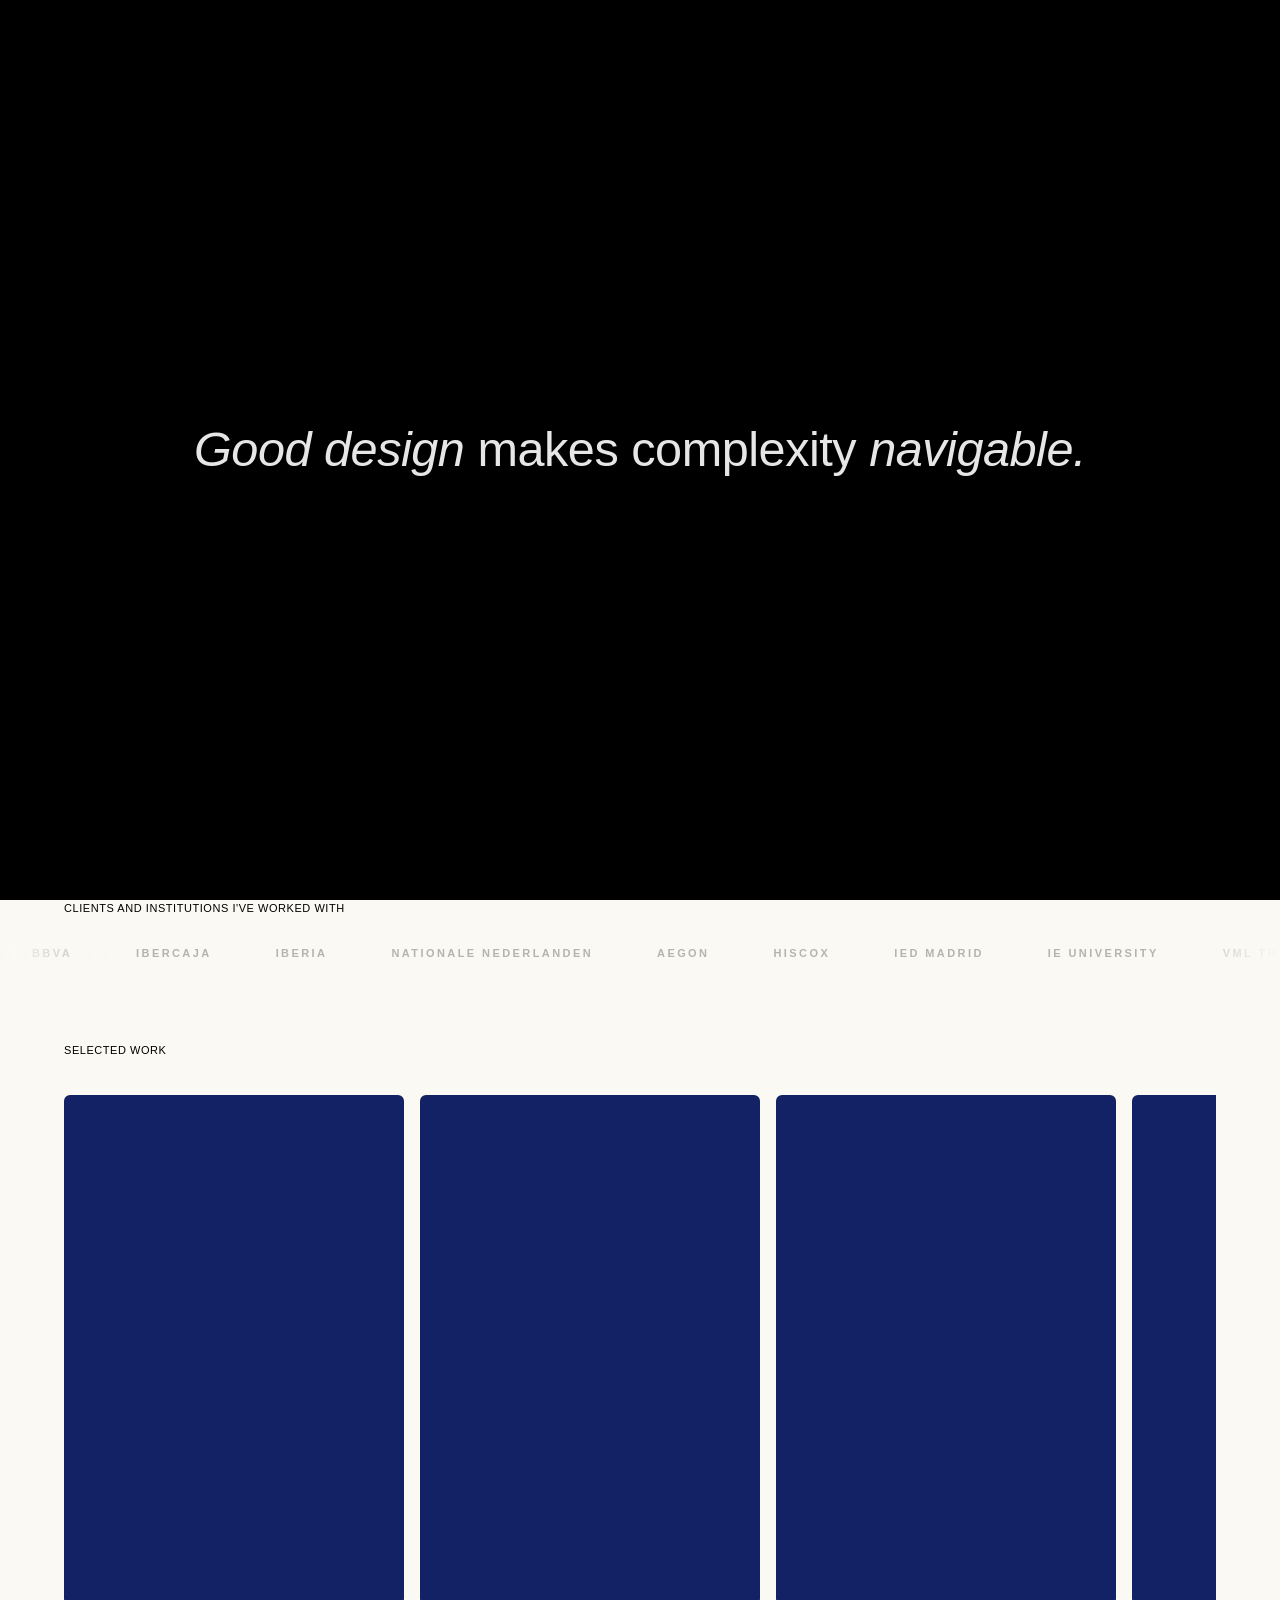
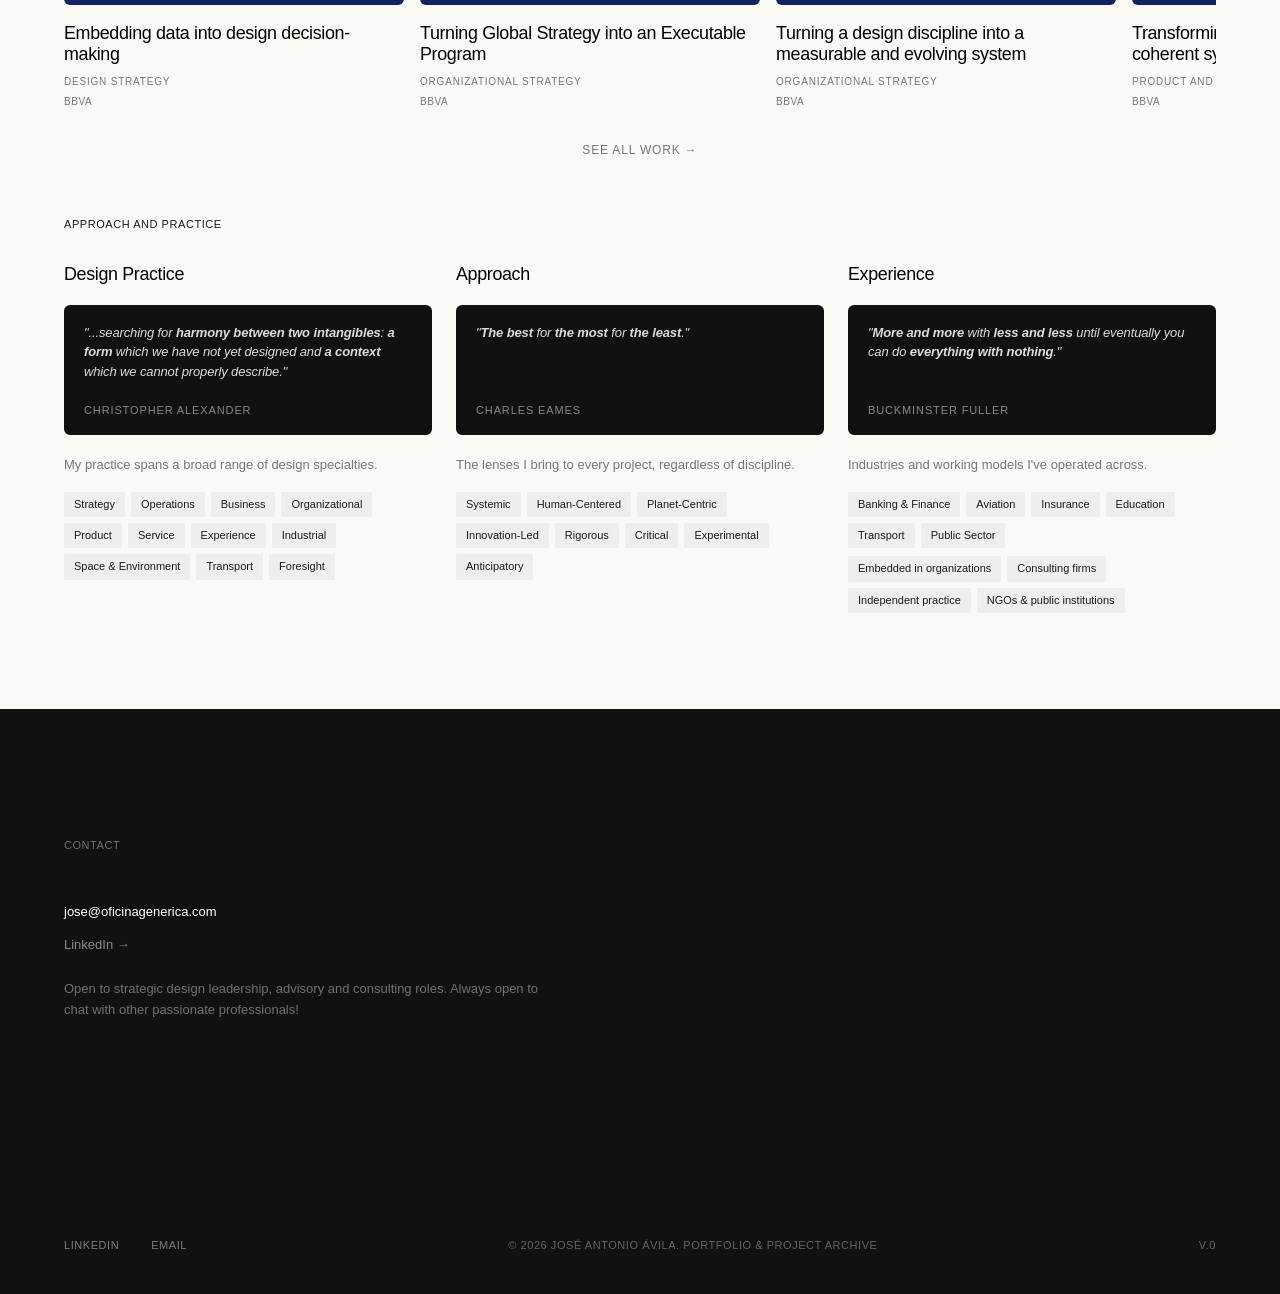
<file: index.html>
<!DOCTYPE html>
<html lang="en">
<head>
  <meta charset="UTF-8">
  <meta name="viewport" content="width=device-width, initial-scale=1.0">
  <title>José Antonio Ávila — Strategic Designer</title>
  <link rel="stylesheet" href="style.css">
  <link href="https://calendar.google.com/calendar/scheduling-button-script.css" rel="stylesheet">
</head>
<body>

  <!-- INTRO SPLASH -->
  <div id="intro-splash">
    <p id="splash-text">Good design makes complexity navigable.</p>
  </div>

  <!-- NAV -->
  <nav id="nav">
    <div class="nav-inner">
      <a href="index.html" class="nav-logo-pill">
        <img src="logo.png" alt="José Antonio Ávila" class="nav-logo-img">
      </a>
      <div class="nav-links">
        <a href="work.html" class="nav-pill" data-page="work">Work</a>
        
        <a href="about.html" class="nav-pill" data-page="about">About</a>
      </div>
    </div>
  </nav>

  <!-- HERO -->
  <section class="hero">
    <div class="hero-inner">
      <div class="hero-left">
        <h1 id="hero-h1">Strategy breaks down between <em>vision</em> and <em>execution.</em><span class="hero-sentence-2">The space in between is where I work.</span></h1>
      </div>
      <div class="hero-right">
        <p class="hero-desc">Hi, I'm Jose!<br>Strategic designer focused on translating <strong>intent into operation</strong> through <em>organizational design</em>, <em>capability building</em>, and <em>innovation</em>. Fifteen years of experience working alongside cross-industry leading companies, consultancies and public institutions. Based in Madrid.</p>
      </div>
    </div>
  </section>

  <!-- CLIENTS -->
  <section class="clients-section">
    <div class="clients-label-wrap">
      <p class="section-bar-label">Clients and Institutions I've Worked With</p>
    </div>
    <div class="clients-ticker-wrap">
      <div class="clients-ticker" aria-hidden="true">
        <div class="clients-ticker-inner">
          <span class="client-logo">BBVA</span>
          <span class="client-logo">Ibercaja</span>
          <span class="client-logo">Iberia</span>
          <span class="client-logo">Nationale Nederlanden</span>
          <span class="client-logo">Aegon</span>
          <span class="client-logo">Hiscox</span>
          <span class="client-logo">IED Madrid</span>
          <span class="client-logo">IE University</span>
          <span class="client-logo">VML The Cocktail</span>
          <span class="client-logo">AWWG</span>
          <span class="client-logo">Interamerican Development Bank</span>
          <span class="client-logo">AECID</span>
          <span class="client-logo">PromPerú</span>
          <span class="client-logo">Ministerio de Producción</span>
          <span class="client-logo">Ministerio de Comercio Exterior y Turismo</span>
          <span class="client-logo">Patronato Pikimachay</span>
          <span class="client-logo">Santander</span>
          <span class="client-logo">Ballotta</span>
        </div>
        <!-- Duplicate for seamless loop -->
        <div class="clients-ticker-inner" aria-hidden="true">
          <span class="client-logo">BBVA</span>
          <span class="client-logo">Ibercaja</span>
          <span class="client-logo">Iberia</span>
          <span class="client-logo">Nationale Nederlanden</span>
          <span class="client-logo">Aegon</span>
          <span class="client-logo">Hiscox</span>
          <span class="client-logo">IED Madrid</span>
          <span class="client-logo">IE University</span>
          <span class="client-logo">VML The Cocktail</span>
          <span class="client-logo">AWWG</span>
          <span class="client-logo">Interamerican Development Bank</span>
          <span class="client-logo">AECID</span>
          <span class="client-logo">PromPerú</span>
          <span class="client-logo">Ministerio de Producción</span>
          <span class="client-logo">Ministerio de Comercio Exterior y Turismo</span>
          <span class="client-logo">Patronato Pikimachay</span>
          <span class="client-logo">Santander</span>
          <span class="client-logo">Ballotta</span>
        </div>
      </div>
    </div>
  </section>

  <!-- SELECTED WORK — CAROUSEL -->
  <section class="work-section" id="work">
    <div class="work-inner">
      <div class="section-bar">
        <span class="section-bar-label">Selected Work</span>
      </div>
      <div class="carousel-wrap">
        <div class="carousel-track" id="project-grid"></div>
      </div>
      <div class="carousel-footer">
        <a href="work.html" class="see-all-btn">See all work →</a>
      </div>
    </div>
  </section>

  <!-- APPROACH AND PRACTICE -->
  <section class="approach-section">
    <div class="approach-inner">
      <p class="approach-section-label">Approach and Practice</p>
      <div class="approach-grid">

        <!-- Col 1: Design Practice -->
        <div class="approach-col">
          <p class="approach-col-label">Design Practice</p>
          <div class="approach-quote approach-quote--1">
            <blockquote class="approach-quote-text">"...searching for <strong>harmony between two intangibles</strong>: <strong>a form</strong> which we have not yet designed and <strong>a context</strong> which we cannot properly describe."</blockquote>
            <p class="approach-quote-attr">Christopher Alexander</p>
          </div>
          <p class="approach-col-intro">My practice spans a broad range of design specialties.</p>

          <div class="approach-items">
            <span>Strategy</span>
            <span>Operations</span>
            <span>Business</span>
            <span>Organizational</span>
            <span>Product</span>
            <span>Service</span>
            <span>Experience</span>
            <span>Industrial</span>
            <span>Space &amp; Environment</span>
            <span>Transport</span>
            <span>Foresight</span>
          </div>
        </div>

        <!-- Col 2: Approach -->
        <div class="approach-col">
          <p class="approach-col-label">Approach</p>
          <div class="approach-quote approach-quote--3">
            <blockquote class="approach-quote-text">"<strong>The best</strong> for <strong>the most</strong> for <strong>the least</strong>."</blockquote>
            <p class="approach-quote-attr">Charles Eames</p>
          </div>
          <p class="approach-col-intro">The lenses I bring to every project, regardless of discipline.</p>
          <div class="approach-items">
            <span>Systemic</span>
            <span>Human-Centered</span>
            <span>Planet-Centric</span>
            <span>Innovation-Led</span>
            <span>Rigorous</span>
            <span>Critical</span>
            <span>Experimental</span>
            <span>Anticipatory</span>
          </div>
        </div>

        <!-- Col 3: Experience -->
        <div class="approach-col">
          <p class="approach-col-label">Experience</p>
          <div class="approach-quote approach-quote--2">
            <blockquote class="approach-quote-text">"<strong>More and more</strong> with <strong>less and less</strong> until eventually you can do <strong>everything with nothing</strong>."</blockquote>
            <p class="approach-quote-attr">Buckminster Fuller</p>
          </div>
          <p class="approach-col-intro">Industries and working models I've operated across.</p>
          <div class="approach-items">
            <span>Banking &amp; Finance</span>
            <span>Aviation</span>
            <span>Insurance</span>
            <span>Education</span>
            <span>Transport</span>
            <span>Public Sector</span>
          </div>
          <div class="approach-items approach-items--models">
            <span>Embedded in organizations</span>
            <span>Consulting firms</span>
            <span>Independent practice</span>
            <span>NGOs &amp; public institutions</span>
          </div>
        </div>

      </div>
    </div>
  </section>

  <!-- CONTACT -->
  <section class="contact-section">
    <div class="contact-inner">
      <p class="contact-label">Contact</p>
      <div class="contact-details">
        <a href="mailto:jose@oficinagenerica.com" class="contact-email">jose@oficinagenerica.com</a>
        <a href="https://linkedin.com/in/joseantonioavila" target="_blank" rel="noopener" class="contact-detail-line">LinkedIn →</a>
      </div>
      <p class="contact-note">Open to strategic design leadership, advisory and consulting roles. Always open to chat with other passionate professionals!</p>
      <script src="https://calendar.google.com/calendar/scheduling-button-script.js" async></script>
      <script>
      (function() {
        var target = document.currentScript;
        window.addEventListener('load', function() {
          calendar.schedulingButton.load({
            url: 'https://calendar.google.com/calendar/appointments/schedules/AcZssZ0ia1tqQzJp_ADRHSP2TtCs-hYGkJXSYj1z-zkJWeupYROejasQ7MOS0R96mjjyoTdfIuTrzECB?gv=true',
            color: '#616161',
            label: 'Book an appointment',
            target,
          });
        });
      })();
      </script>
    </div>
  </section>

  <!-- FOOTER -->
  <footer class="site-footer">
    <div class="footer-inner">
      <div class="footer-links">
        <a href="https://linkedin.com/in/joseantonioavila" target="_blank" rel="noopener">LinkedIn</a>
        <a href="mailto:jose@oficinagenerica.com">Email</a>
      </div>
      <span class="footer-center">© 2026 José Antonio Ávila. Portfolio &amp; Project Archive</span>
      <span class="footer-right">v.0</span>
    </div>
  </footer>

  <script src="app.js"></script>
  <script>
    // ── Splash: split into words, stagger them in ─────────────────────────
    (function () {
      const p = document.getElementById('splash-text');
      if (!p) return;
      const words = [
        { t: 'Good',        em: true  },
        { t: 'design',      em: true  },
        { t: 'makes',       em: false },
        { t: 'complexity',  em: false },
        { t: 'navigable.',  em: true  },
      ];
      p.innerHTML = words.map((w, i) =>
        `<span class="splash-word" style="animation-delay:${i * 0.24}s">${w.em ? `<em>${w.t}</em>` : w.t}</span>`
      ).join(' ');
      p.style.visibility = 'visible';

      // Fade + blur out after 4 s
      setTimeout(() => {
        const splash = document.getElementById('intro-splash');
        if (splash) {
          splash.classList.add('fade-out');
          setTimeout(() => splash.remove(), 1000);
        }
      }, 4000);
    }());

    // ── Hero: words appear softly — preserves <em>, <strong>, <br> ────────
    (function () {
      const h1 = document.getElementById('hero-h1');
      if (!h1) return;
      let idx = 0;

      function wrapNode(node) {
        if (node.nodeType === Node.TEXT_NODE) {
          const frag = document.createDocumentFragment();
          const parts = node.textContent.split(/(\s+)/);
          parts.forEach(part => {
            if (/^\s+$/.test(part)) {
              frag.appendChild(document.createTextNode(part));
            } else if (part.length) {
              const span = document.createElement('span');
              span.className = 'hero-word';
              span.style.animationDelay = (3.6 + idx * 0.06) + 's';
              span.textContent = part;
              idx++;
              frag.appendChild(span);
            }
          });
          node.parentNode.replaceChild(frag, node);
        } else if (node.nodeType === Node.ELEMENT_NODE
                   && node.tagName !== 'BR'
                   && !node.classList.contains('hero-sentence-2')) {
          [...node.childNodes].forEach(wrapNode);
        }
      }

      [...h1.childNodes].forEach(wrapNode);
    }());
  </script>
</body>
</html>
</file>
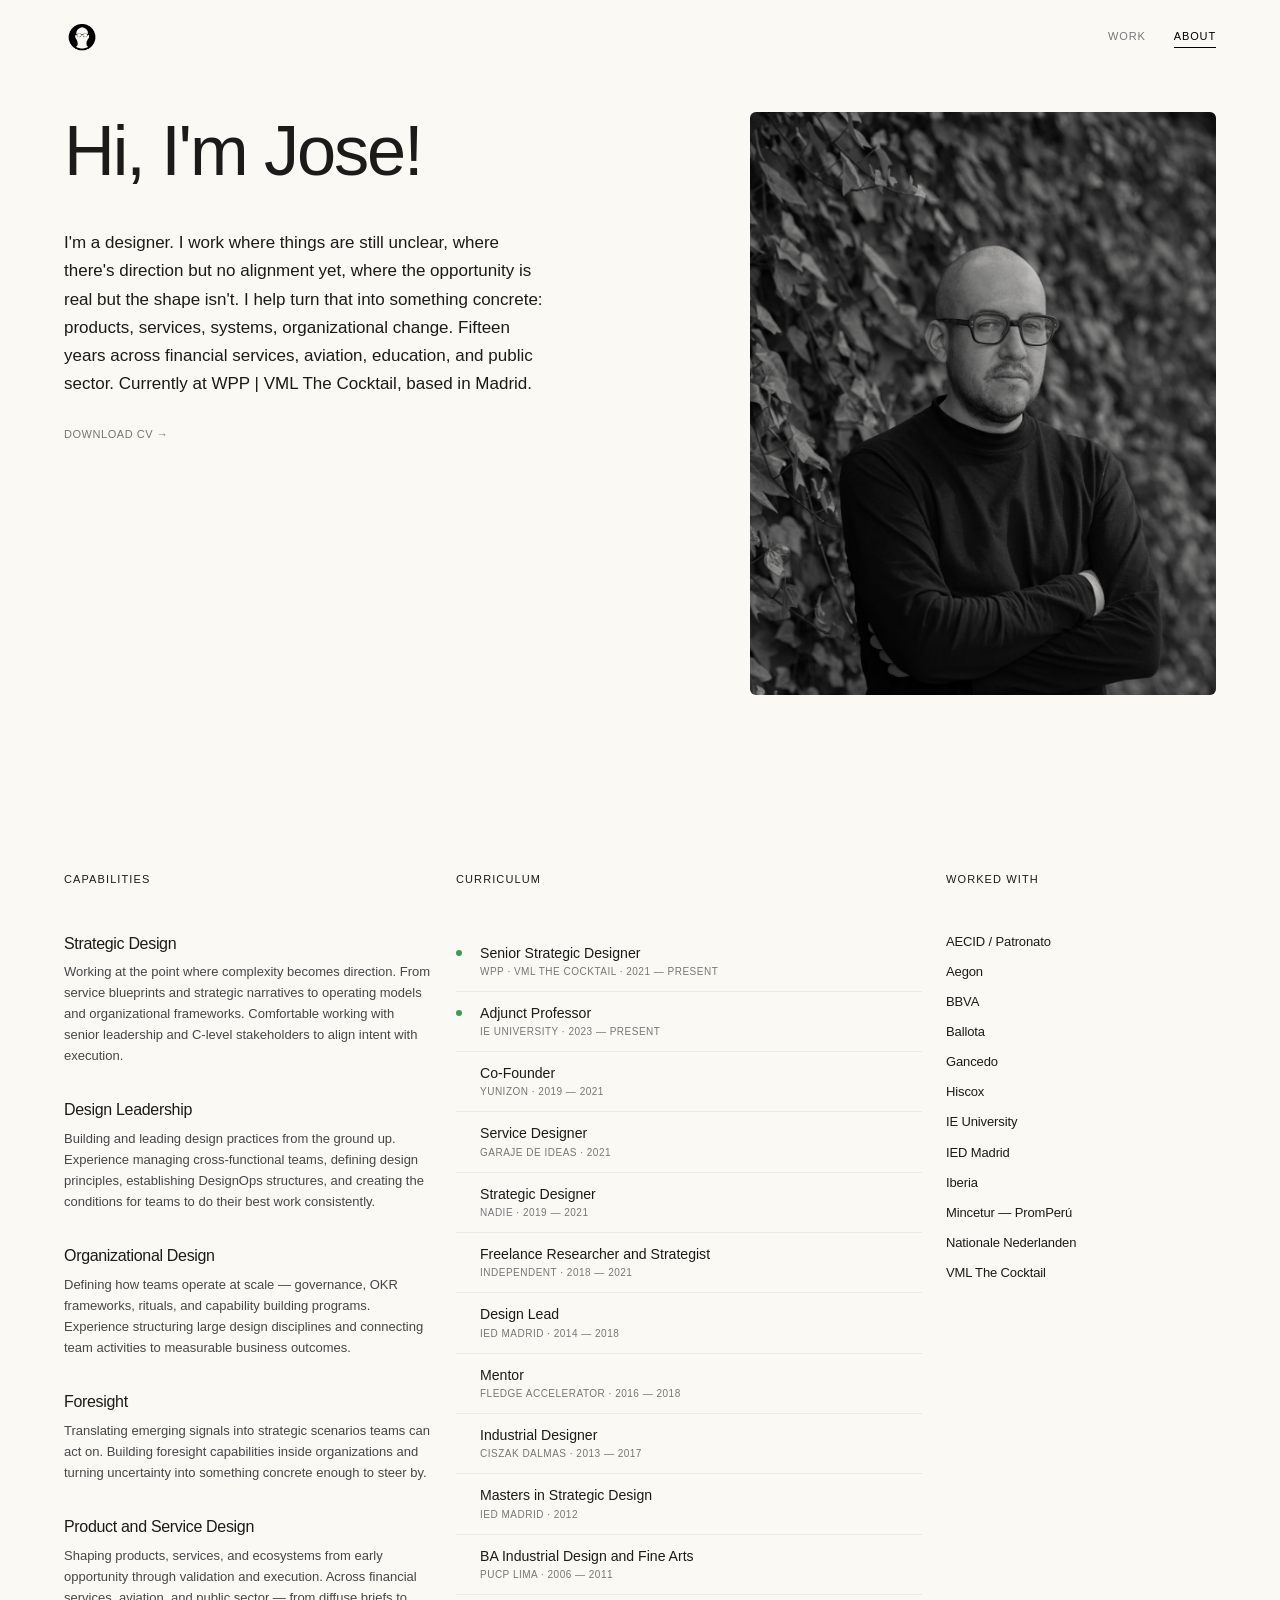
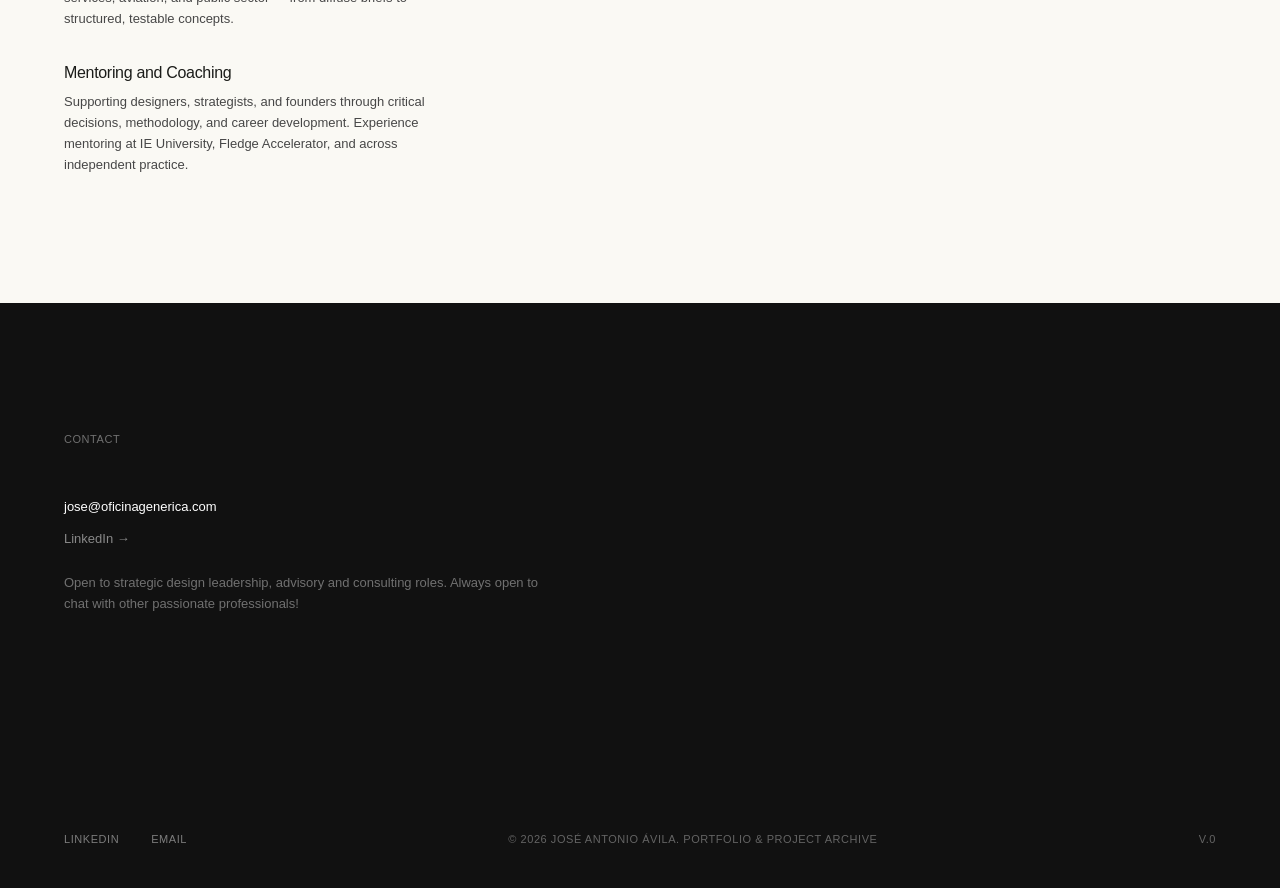
<file: about.html>
<!DOCTYPE html>
<html lang="en">
<head>
  <meta charset="UTF-8">
  <meta name="viewport" content="width=device-width, initial-scale=1.0">
  <title>About — José Antonio Ávila</title>
  <link rel="stylesheet" href="style.css">
  <link href="https://calendar.google.com/calendar/scheduling-button-script.css" rel="stylesheet">
</head>
<body>

  <!-- NAV -->
  <nav id="nav">
    <div class="nav-inner">
      <a href="index.html" class="nav-logo-pill">
        <img src="logo.png" alt="José Antonio Ávila" class="nav-logo-img">
      </a>
      <div class="nav-links">
        <a href="work.html" class="nav-pill" data-page="work">Work</a>
        
        <a href="about.html" class="nav-pill active" data-page="about">About</a>
      </div>
    </div>
  </nav>

  <!-- HERO -->
  <section class="about-hero">
    <div class="about-hero-inner">

      <div class="about-hero-left">
        <h1>Hi, I'm Jose!</h1>
        <p class="about-bio-text">I'm a designer. I work where things are still unclear, where there's direction but no alignment yet, where the opportunity is real but the shape isn't. I help turn that into something concrete: products, services, systems, organizational change. Fifteen years across financial services, aviation, education, and public sector. Currently at WPP | VML The Cocktail, based in Madrid.</p>
        <a href="CV_Jose Antonio Avila - EN-26.pdf" download class="about-cv-link">Download CV →</a>
      </div>

      <div class="about-hero-right">
        <div class="about-portrait">
          <img src="Jose Antonio Avila Photo.jpeg" alt="José Antonio Ávila" class="about-portrait-img">
        </div>
      </div>

    </div>
  </section>

  <!-- CAPABILITIES + CHRONOLOGY -->
  <section class="about-caps-section">
    <div class="about-caps-inner">

      <!-- Left: Capabilities -->
      <div class="about-caps-left">
        <p class="about-section-label">Capabilities</p>

        <div class="cap-entry">
          <h4>Strategic Design</h4>
          <p>Working at the point where complexity becomes direction. From service blueprints and strategic narratives to operating models and organizational frameworks. Comfortable working with senior leadership and C-level stakeholders to align intent with execution.</p>
        </div>

        <div class="cap-entry">
          <h4>Design Leadership</h4>
          <p>Building and leading design practices from the ground up. Experience managing cross-functional teams, defining design principles, establishing DesignOps structures, and creating the conditions for teams to do their best work consistently.</p>
        </div>

        <div class="cap-entry">
          <h4>Organizational Design</h4>
          <p>Defining how teams operate at scale — governance, OKR frameworks, rituals, and capability building programs. Experience structuring large design disciplines and connecting team activities to measurable business outcomes.</p>
        </div>

        <div class="cap-entry">
          <h4>Foresight</h4>
          <p>Translating emerging signals into strategic scenarios teams can act on. Building foresight capabilities inside organizations and turning uncertainty into something concrete enough to steer by.</p>
        </div>

        <div class="cap-entry">
          <h4>Product and Service Design</h4>
          <p>Shaping products, services, and ecosystems from early opportunity through validation and execution. Across financial services, aviation, and public sector — from diffuse briefs to structured, testable concepts.</p>
        </div>

        <div class="cap-entry">
          <h4>Mentoring and Coaching</h4>
          <p>Supporting designers, strategists, and founders through critical decisions, methodology, and career development. Experience mentoring at IE University, Fledge Accelerator, and across independent practice.</p>
        </div>
      </div>

      <!-- Right: Curriculum -->
      <div class="about-caps-right">
        <p class="about-section-label">Curriculum</p>

        <div class="work-l2-item is-active">
          <span class="work-l2-dot"></span>
          <span class="work-l2-main">
            <span class="work-l2-title">Senior Strategic Designer</span>
            <span class="work-l2-sub">WPP · VML The Cocktail · 2021 — Present</span>
          </span>
        </div>

        <div class="work-l2-item is-active">
          <span class="work-l2-dot"></span>
          <span class="work-l2-main">
            <span class="work-l2-title">Adjunct Professor</span>
            <span class="work-l2-sub">IE University · 2023 — Present</span>
          </span>
        </div>

        <div class="work-l2-item">
          <span class="work-l2-dot"></span>
          <span class="work-l2-main">
            <span class="work-l2-title">Co-Founder</span>
            <span class="work-l2-sub">Yunizon · 2019 — 2021</span>
          </span>
        </div>

        <div class="work-l2-item">
          <span class="work-l2-dot"></span>
          <span class="work-l2-main">
            <span class="work-l2-title">Service Designer</span>
            <span class="work-l2-sub">Garaje de Ideas · 2021</span>
          </span>
        </div>

        <div class="work-l2-item">
          <span class="work-l2-dot"></span>
          <span class="work-l2-main">
            <span class="work-l2-title">Strategic Designer</span>
            <span class="work-l2-sub">NADIE · 2019 — 2021</span>
          </span>
        </div>

        <div class="work-l2-item">
          <span class="work-l2-dot"></span>
          <span class="work-l2-main">
            <span class="work-l2-title">Freelance Researcher and Strategist</span>
            <span class="work-l2-sub">Independent · 2018 — 2021</span>
          </span>
        </div>

        <div class="work-l2-item">
          <span class="work-l2-dot"></span>
          <span class="work-l2-main">
            <span class="work-l2-title">Design Lead</span>
            <span class="work-l2-sub">IED Madrid · 2014 — 2018</span>
          </span>
        </div>

        <div class="work-l2-item">
          <span class="work-l2-dot"></span>
          <span class="work-l2-main">
            <span class="work-l2-title">Mentor</span>
            <span class="work-l2-sub">Fledge Accelerator · 2016 — 2018</span>
          </span>
        </div>

        <div class="work-l2-item">
          <span class="work-l2-dot"></span>
          <span class="work-l2-main">
            <span class="work-l2-title">Industrial Designer</span>
            <span class="work-l2-sub">Ciszak Dalmas · 2013 — 2017</span>
          </span>
        </div>

        <div class="work-l2-item">
          <span class="work-l2-dot"></span>
          <span class="work-l2-main">
            <span class="work-l2-title">Masters in Strategic Design</span>
            <span class="work-l2-sub">IED Madrid · 2012</span>
          </span>
        </div>

        <div class="work-l2-item">
          <span class="work-l2-dot"></span>
          <span class="work-l2-main">
            <span class="work-l2-title">BA Industrial Design and Fine Arts</span>
            <span class="work-l2-sub">PUCP Lima · 2006 — 2011</span>
          </span>
        </div>
      </div>

      <!-- Companies: Worked With -->
      <div class="about-caps-companies" id="about-worked-with"></div>

    </div>
  </section>

  <!-- CONTACT -->
  <section class="contact-section">
    <div class="contact-inner">
      <p class="contact-label">Contact</p>
      <div class="contact-details">
        <a href="mailto:jose@oficinagenerica.com" class="contact-email">jose@oficinagenerica.com</a>
        <a href="https://linkedin.com/in/joseantonioavila" target="_blank" rel="noopener" class="contact-detail-line">LinkedIn →</a>
      </div>
      <p class="contact-note">Open to strategic design leadership, advisory and consulting roles. Always open to chat with other passionate professionals!</p>
      <script src="https://calendar.google.com/calendar/scheduling-button-script.js" async></script>
      <script>
      (function() {
        var target = document.currentScript;
        window.addEventListener('load', function() {
          calendar.schedulingButton.load({
            url: 'https://calendar.google.com/calendar/appointments/schedules/AcZssZ0ia1tqQzJp_ADRHSP2TtCs-hYGkJXSYj1z-zkJWeupYROejasQ7MOS0R96mjjyoTdfIuTrzECB?gv=true',
            color: '#616161',
            label: 'Book an appointment',
            target,
          });
        });
      })();
      </script>
    </div>
  </section>

  <!-- FOOTER -->
  <footer class="site-footer">
    <div class="footer-inner">
      <div class="footer-links">
        <a href="https://linkedin.com/in/joseantonioavila" target="_blank" rel="noopener">LinkedIn</a>
        <a href="mailto:jose@oficinagenerica.com">Email</a>
      </div>
      <span class="footer-center">© 2026 José Antonio Ávila. Portfolio &amp; Project Archive</span>
      <span class="footer-right">v.0</span>
    </div>
  </footer>

  <script>
    (async function () {
      const paths = ['portfolio_project_content.json', '/portfolio_project_content.json', '../portfolio_project_content.json'];
      let data = null;
      for (const path of paths) {
        try { const r = await fetch(path); if (r.ok) { data = await r.json(); break; } } catch (_) {}
      }
      if (!data) return;

      function slugToClient(slug) {
        if (!slug) return '';
        if (slug.startsWith('bbva')) return 'BBVA';
        if (slug.startsWith('vml')) return 'VML The Cocktail';
        if (slug.startsWith('nationale')) return 'Nationale Nederlanden';
        if (slug.startsWith('patronato') || slug.startsWith('aecid')) return 'AECID / Patronato';
        if (slug.startsWith('iberia')) return 'Iberia';
        if (slug.startsWith('ie-')) return 'IE University';
        return slug.split('-').slice(0, 2).map(w => w[0].toUpperCase() + w.slice(1)).join(' ');
      }

      const skip = new Set(['Various', 'Various SMEs', 'Private']);
      const l2Clients = (data.level_2_projects || []).map(p => p.client).filter(c => !skip.has(c));
      const featuredClients = (data.featured_cases || []).map(c => slugToClient(c.source_project_slugs[0]));
      const clients = [...new Set([...l2Clients, ...featuredClients])].sort();

      const el = document.getElementById('about-worked-with');
      if (!el) return;
      el.innerHTML = `
        <p class="about-section-label">Worked With</p>
        <div class="about-worked-with-list">
          ${clients.map(c => `<span class="about-worked-with-item">${c}</span>`).join('')}
        </div>
      `;
    }());
  </script>
</body>
</html>
</file>
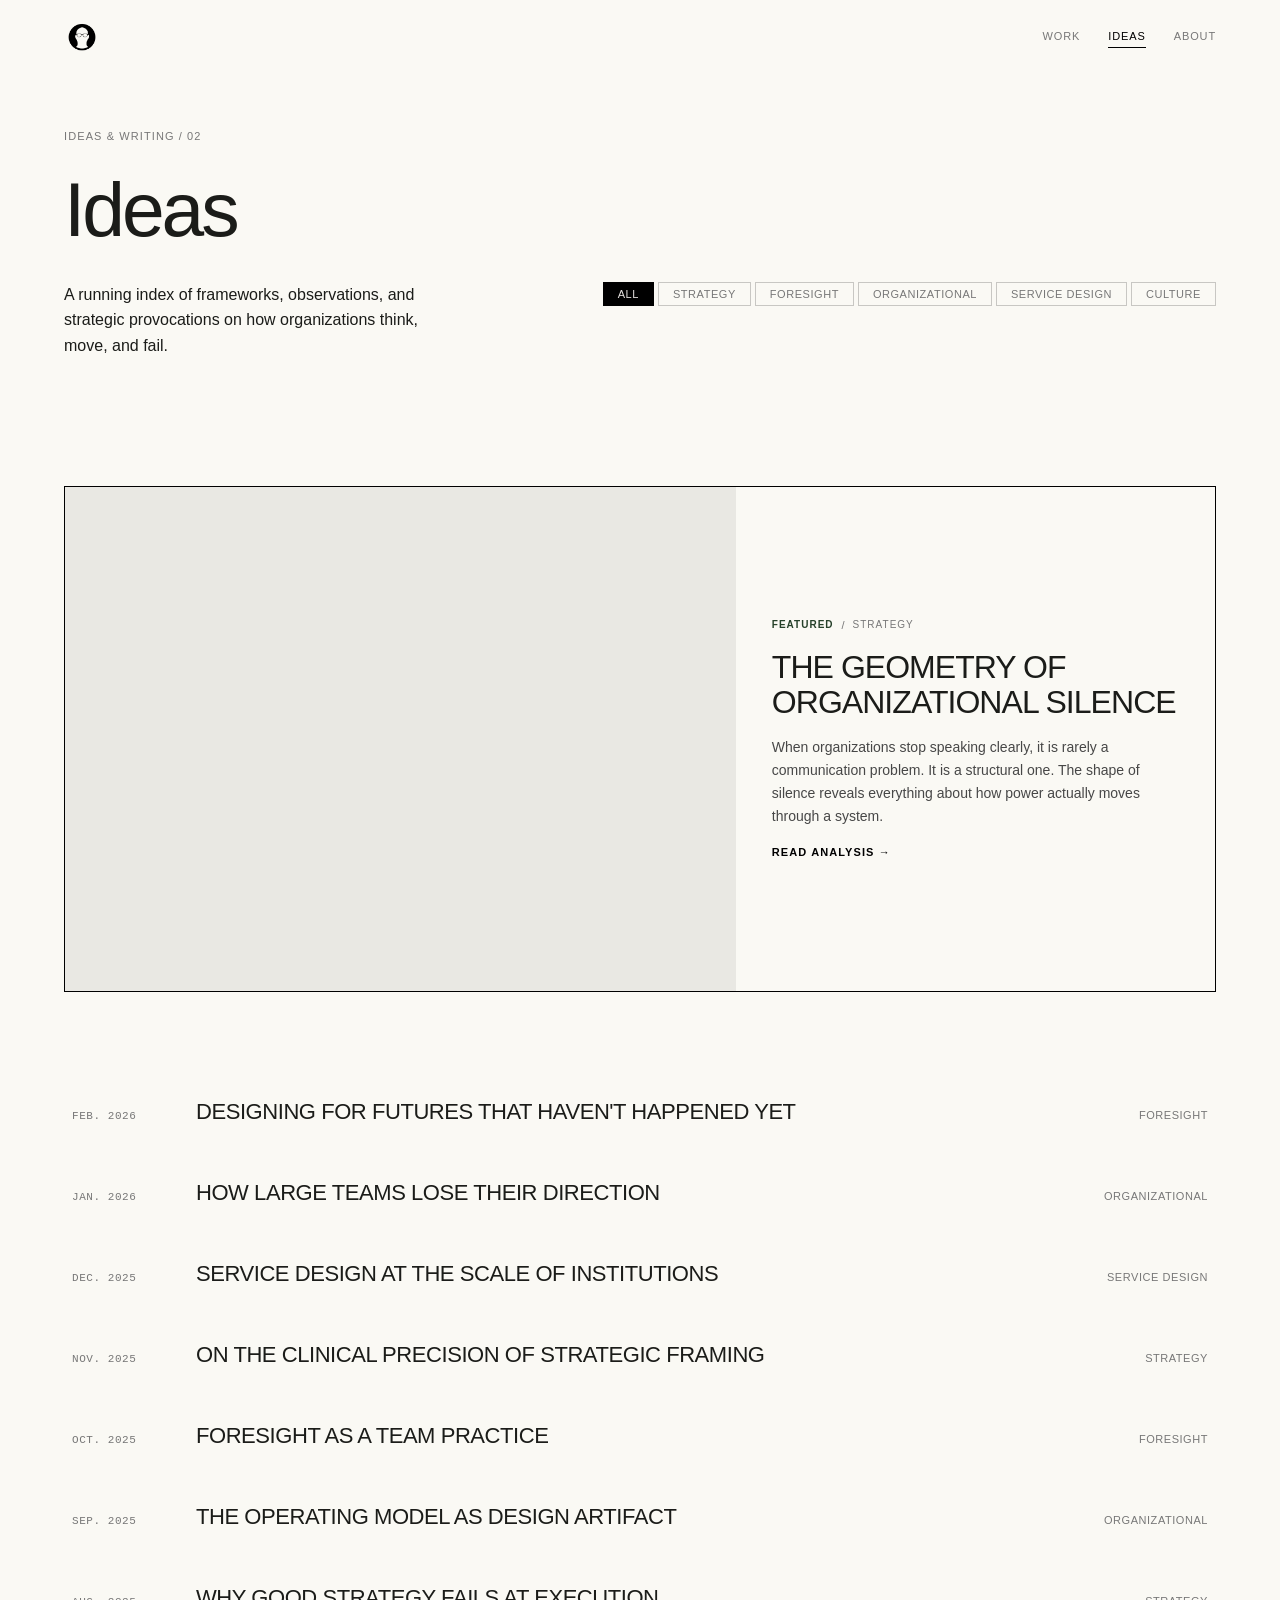
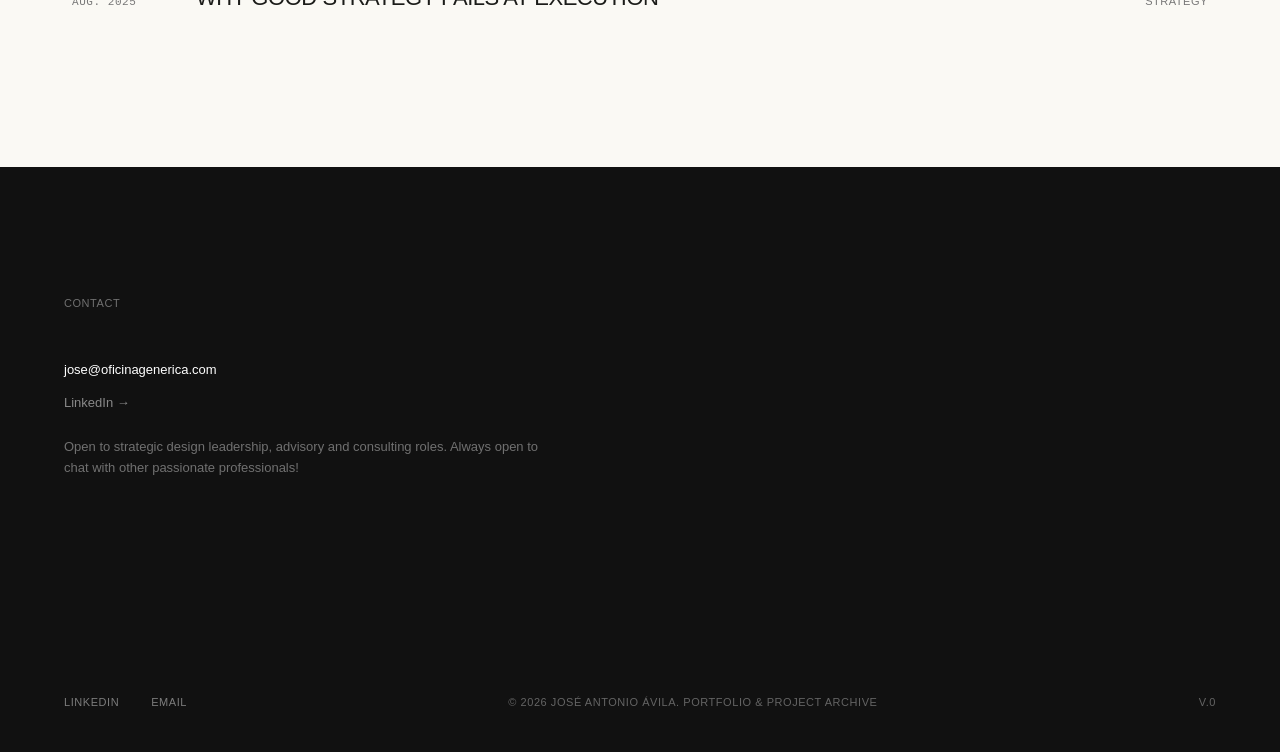
<file: ideas.html>
<!DOCTYPE html>
<html lang="en">
<head>
  <meta charset="UTF-8">
  <meta name="viewport" content="width=device-width, initial-scale=1.0">
  <title>Ideas — José Antonio Ávila</title>
  <link rel="stylesheet" href="style.css">
  <link href="https://calendar.google.com/calendar/scheduling-button-script.css" rel="stylesheet">
</head>
<body>

  <!-- NAV -->
  <nav id="nav">
    <div class="nav-inner">
      <a href="index.html" class="nav-logo-pill">
        <img src="logo.png" alt="José Antonio Ávila" class="nav-logo-img">
      </a>
      <div class="nav-links">
        <a href="work.html" class="nav-pill" data-page="work">Work</a>
        <a href="ideas.html" class="nav-pill active" data-page="ideas">Ideas</a>
        <a href="about.html" class="nav-pill" data-page="about">About</a>
      </div>
    </div>
  </nav>

  <!-- PAGE BODY -->
  <div class="ideas-page">
    <div class="ideas-inner">

      <!-- HEADER -->
      <div class="ideas-header">
        <span class="hero-label" style="display:block;margin-bottom:24px;">Ideas &amp; Writing / 02</span>
        <h1 class="ideas-title">Ideas</h1>
        <div class="ideas-header-row">
          <p class="ideas-desc">A running index of frameworks, observations, and strategic provocations on how organizations think, move, and fail.</p>
          <div class="ideas-filters">
            <button class="ideas-filter-btn active">All</button>
            <button class="ideas-filter-btn">Strategy</button>
            <button class="ideas-filter-btn">Foresight</button>
            <button class="ideas-filter-btn">Organizational</button>
            <button class="ideas-filter-btn">Service Design</button>
            <button class="ideas-filter-btn">Culture</button>
          </div>
        </div>
      </div>

      <!-- FEATURED ARTICLE -->
      <div class="featured-article">
        <div class="featured-article-image"></div>
        <div class="featured-article-content">
          <div class="featured-article-tags">
            <span class="article-tag-featured">Featured</span>
            <span style="color:var(--muted);font-size:11px;">/</span>
            <span class="article-tag-cat">Strategy</span>
          </div>
          <h2>The Geometry of Organizational Silence</h2>
          <p>When organizations stop speaking clearly, it is rarely a communication problem. It is a structural one. The shape of silence reveals everything about how power actually moves through a system.</p>
          <a href="#" class="read-link">Read Analysis →</a>
        </div>
      </div>

      <!-- ARTICLE LIST -->
      <div class="article-list">

        <div class="article-row" tabindex="0" role="button">
          <span class="article-date">Feb. 2026</span>
          <h4>Designing for Futures That Haven't Happened Yet</h4>
          <span class="article-cat">Foresight</span>
        </div>

        <div class="article-row" tabindex="0" role="button">
          <span class="article-date">Jan. 2026</span>
          <h4>How Large Teams Lose Their Direction</h4>
          <span class="article-cat">Organizational</span>
        </div>

        <div class="article-row" tabindex="0" role="button">
          <span class="article-date">Dec. 2025</span>
          <h4>Service Design at the Scale of Institutions</h4>
          <span class="article-cat">Service Design</span>
        </div>

        <div class="article-row" tabindex="0" role="button">
          <span class="article-date">Nov. 2025</span>
          <h4>On the Clinical Precision of Strategic Framing</h4>
          <span class="article-cat">Strategy</span>
        </div>

        <div class="article-row" tabindex="0" role="button">
          <span class="article-date">Oct. 2025</span>
          <h4>Foresight as a Team Practice</h4>
          <span class="article-cat">Foresight</span>
        </div>

        <div class="article-row" tabindex="0" role="button">
          <span class="article-date">Sep. 2025</span>
          <h4>The Operating Model as Design Artifact</h4>
          <span class="article-cat">Organizational</span>
        </div>

        <div class="article-row" tabindex="0" role="button">
          <span class="article-date">Aug. 2025</span>
          <h4>Why Good Strategy Fails at Execution</h4>
          <span class="article-cat">Strategy</span>
        </div>

      </div>

    </div>
  </div>

  <!-- CONTACT -->
  <section class="contact-section">
    <div class="contact-inner">
      <p class="contact-label">Contact</p>
      <div class="contact-details">
        <a href="mailto:jose@oficinagenerica.com" class="contact-email">jose@oficinagenerica.com</a>
        <a href="https://linkedin.com/in/joseantonioavila" target="_blank" rel="noopener" class="contact-detail-line">LinkedIn →</a>
      </div>
      <p class="contact-note">Open to strategic design leadership, advisory and consulting roles. Always open to chat with other passionate professionals!</p>
      <script src="https://calendar.google.com/calendar/scheduling-button-script.js" async></script>
      <script>
      (function() {
        var target = document.currentScript;
        window.addEventListener('load', function() {
          calendar.schedulingButton.load({
            url: 'https://calendar.google.com/calendar/appointments/schedules/AcZssZ0ia1tqQzJp_ADRHSP2TtCs-hYGkJXSYj1z-zkJWeupYROejasQ7MOS0R96mjjyoTdfIuTrzECB?gv=true',
            color: '#616161',
            label: 'Book an appointment',
            target,
          });
        });
      })();
      </script>
    </div>
  </section>

  <!-- FOOTER -->
  <footer class="site-footer">
    <div class="footer-inner">
      <div class="footer-links">
        <a href="https://linkedin.com/in/joseantonioavila" target="_blank" rel="noopener">LinkedIn</a>
        <a href="mailto:jose@oficinagenerica.com">Email</a>
      </div>
      <span class="footer-center">© 2026 José Antonio Ávila. Portfolio &amp; Project Archive</span>
      <span class="footer-right">v.0</span>
    </div>
  </footer>

  <script>
    // Filter interaction (visual only — no content filtering needed for static page)
    document.querySelectorAll('.ideas-filter-btn').forEach(btn => {
      btn.addEventListener('click', () => {
        document.querySelectorAll('.ideas-filter-btn').forEach(b => b.classList.remove('active'));
        btn.classList.add('active');
      });
    });
  </script>

</body>
</html>
</file>
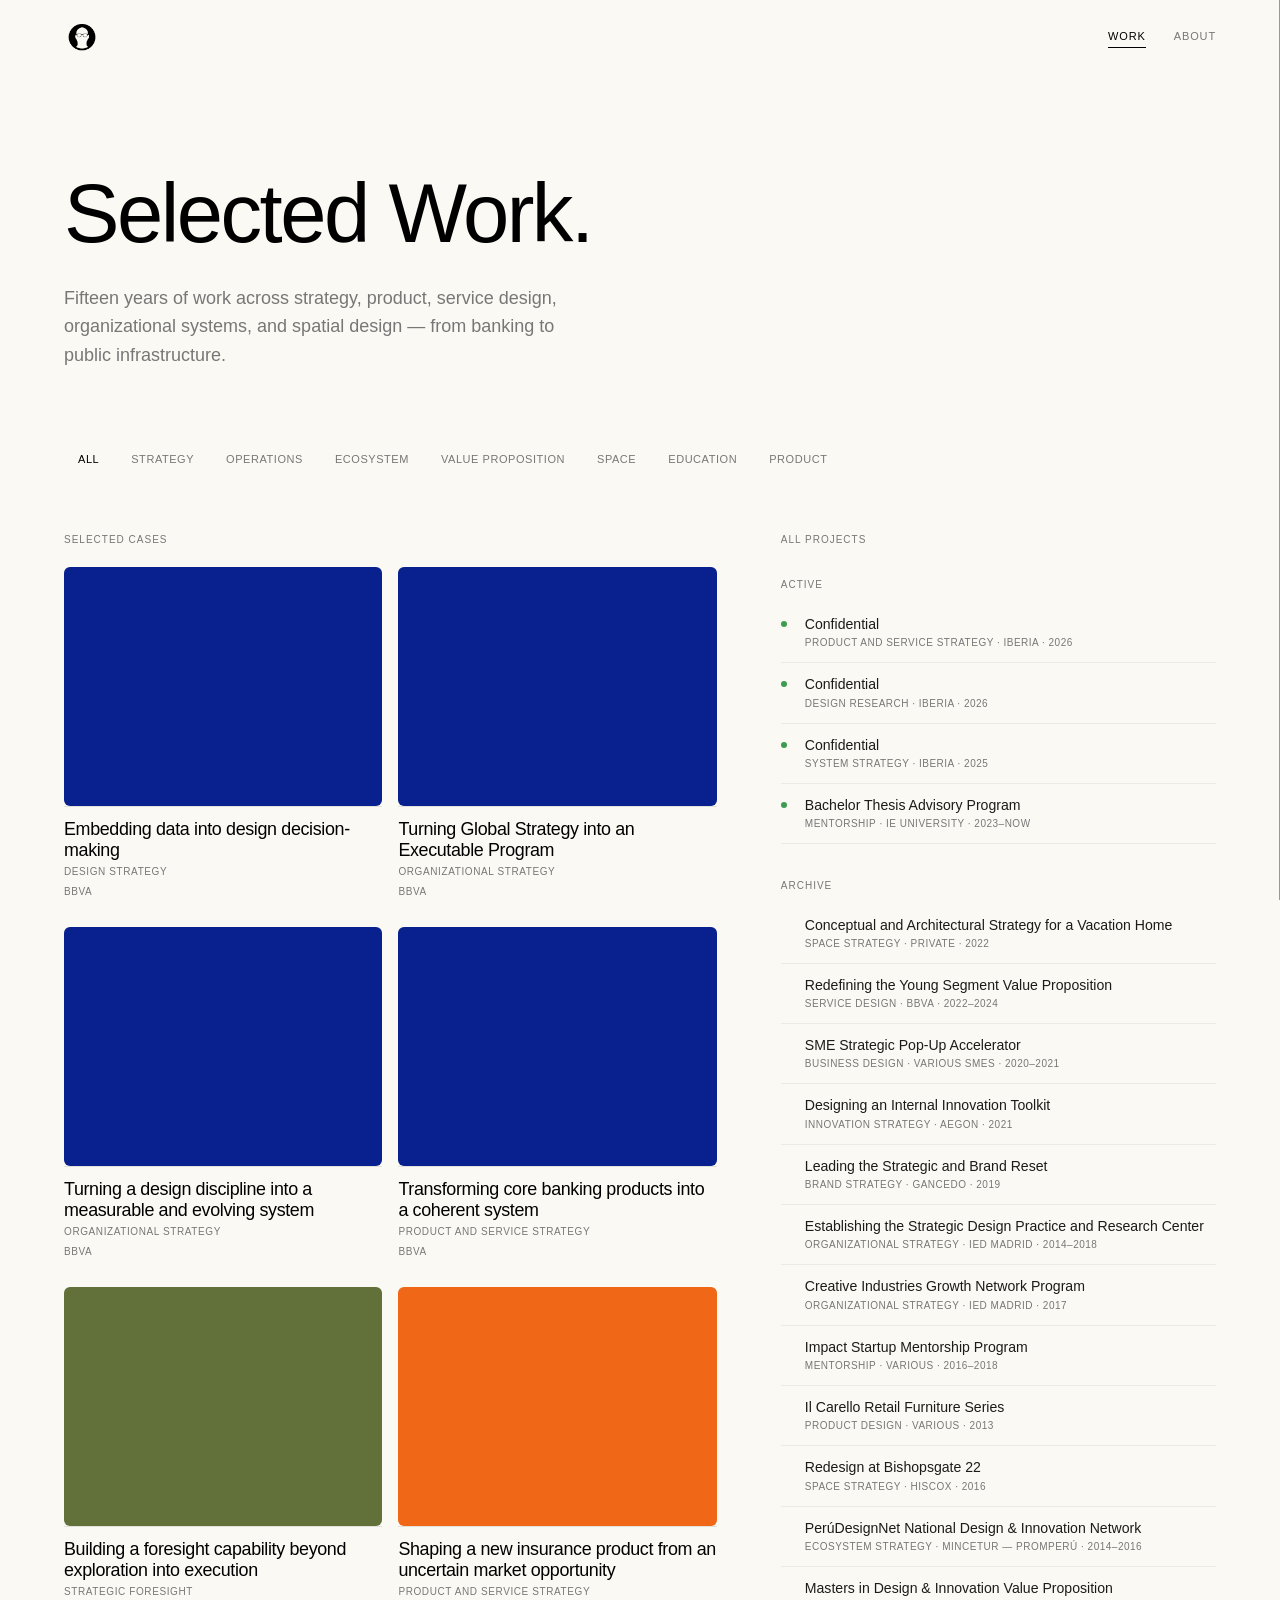
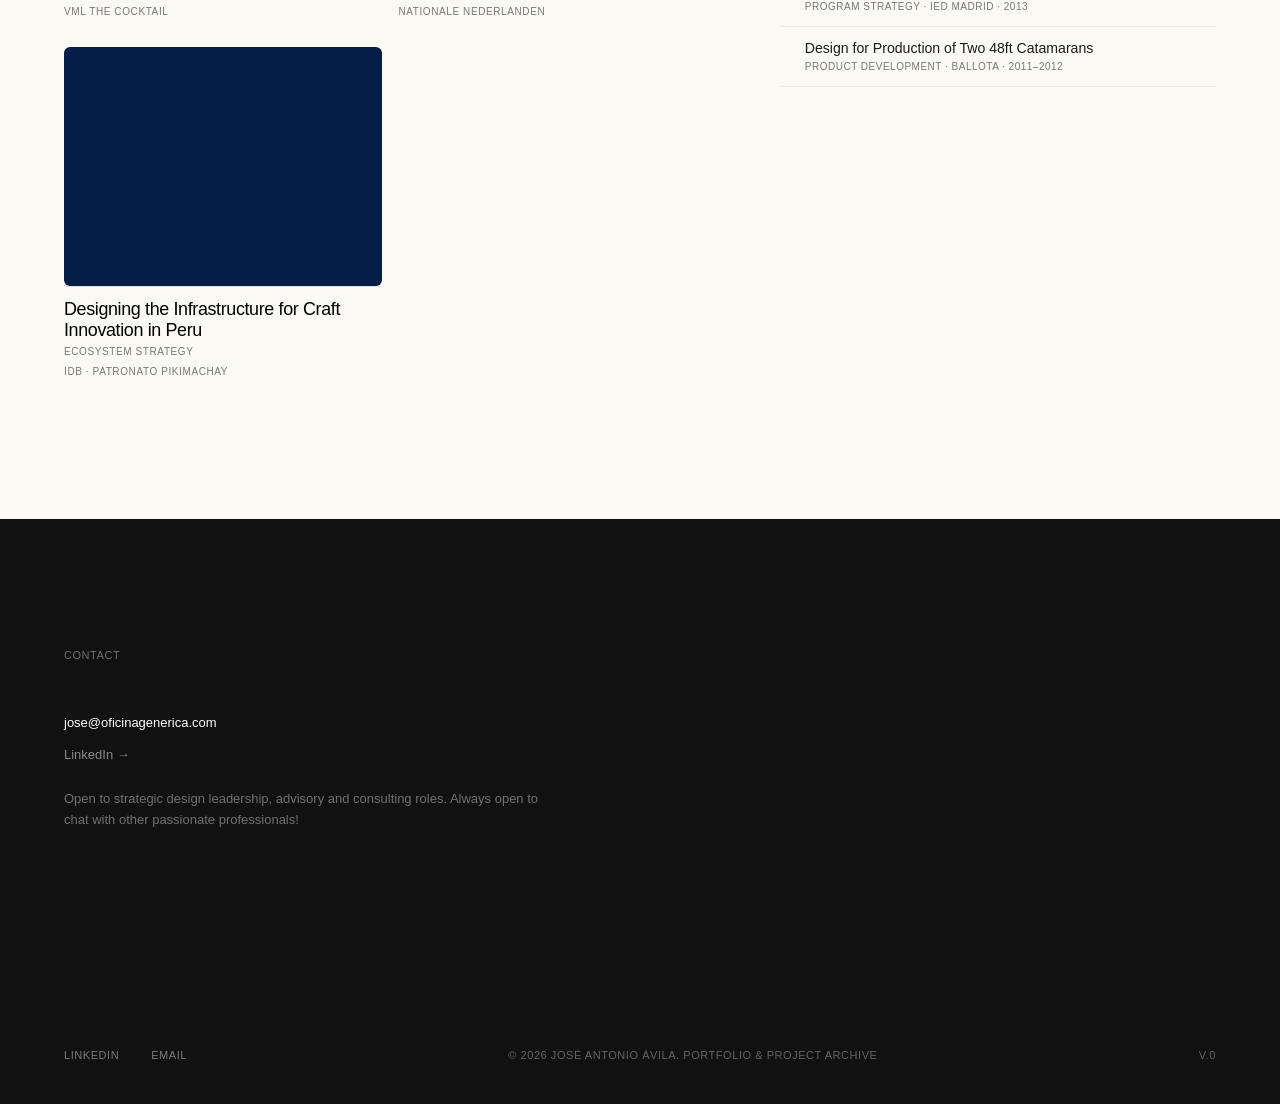
<file: project.html>
<!DOCTYPE html>
<html lang="en">
<head>
  <meta charset="UTF-8">
  <meta name="viewport" content="width=device-width, initial-scale=1.0">
  <title>Project — José Antonio Ávila</title>
  <link rel="stylesheet" href="style.css">
  <link href="https://calendar.google.com/calendar/scheduling-button-script.css" rel="stylesheet">
</head>
<body>

  <!-- NAV -->
  <nav id="nav">
    <div class="nav-inner">
      <a href="index.html" class="nav-logo-pill">
        <img src="logo.png" alt="José Antonio Ávila" class="nav-logo-img">
      </a>
      <div class="nav-links">
        <a href="work.html" class="nav-pill active" data-page="work">Work</a>
        
        <a href="about.html" class="nav-pill" data-page="about">About</a>
      </div>
    </div>
  </nav>

  <!-- Project content rendered by project.js -->
  <div id="project-root"></div>

  <!-- CONTACT -->
  <section class="contact-section">
    <div class="contact-inner">
      <p class="contact-label">Contact</p>
      <div class="contact-details">
        <a href="mailto:jose@oficinagenerica.com" class="contact-email">jose@oficinagenerica.com</a>
        <a href="https://linkedin.com/in/joseantonioavila" target="_blank" rel="noopener" class="contact-detail-line">LinkedIn →</a>
      </div>
      <p class="contact-note">Open to strategic design leadership, advisory and consulting roles. Always open to chat with other passionate professionals!</p>
      <script src="https://calendar.google.com/calendar/scheduling-button-script.js" async></script>
      <script>
      (function() {
        var target = document.currentScript;
        window.addEventListener('load', function() {
          calendar.schedulingButton.load({
            url: 'https://calendar.google.com/calendar/appointments/schedules/AcZssZ0ia1tqQzJp_ADRHSP2TtCs-hYGkJXSYj1z-zkJWeupYROejasQ7MOS0R96mjjyoTdfIuTrzECB?gv=true',
            color: '#616161',
            label: 'Book an appointment',
            target,
          });
        });
      })();
      </script>
    </div>
  </section>

  <!-- FOOTER -->
  <footer class="site-footer">
    <div class="footer-inner">
      <div class="footer-links">
        <a href="https://linkedin.com/in/joseantonioavila" target="_blank" rel="noopener">LinkedIn</a>
        <a href="mailto:jose@oficinagenerica.com">Email</a>
      </div>
      <span class="footer-center">© 2026 José Antonio Ávila. Portfolio &amp; Project Archive</span>
      <span class="footer-right">v.0</span>
    </div>
  </footer>

  <script src="project.js"></script>
</body>
</html>
</file>
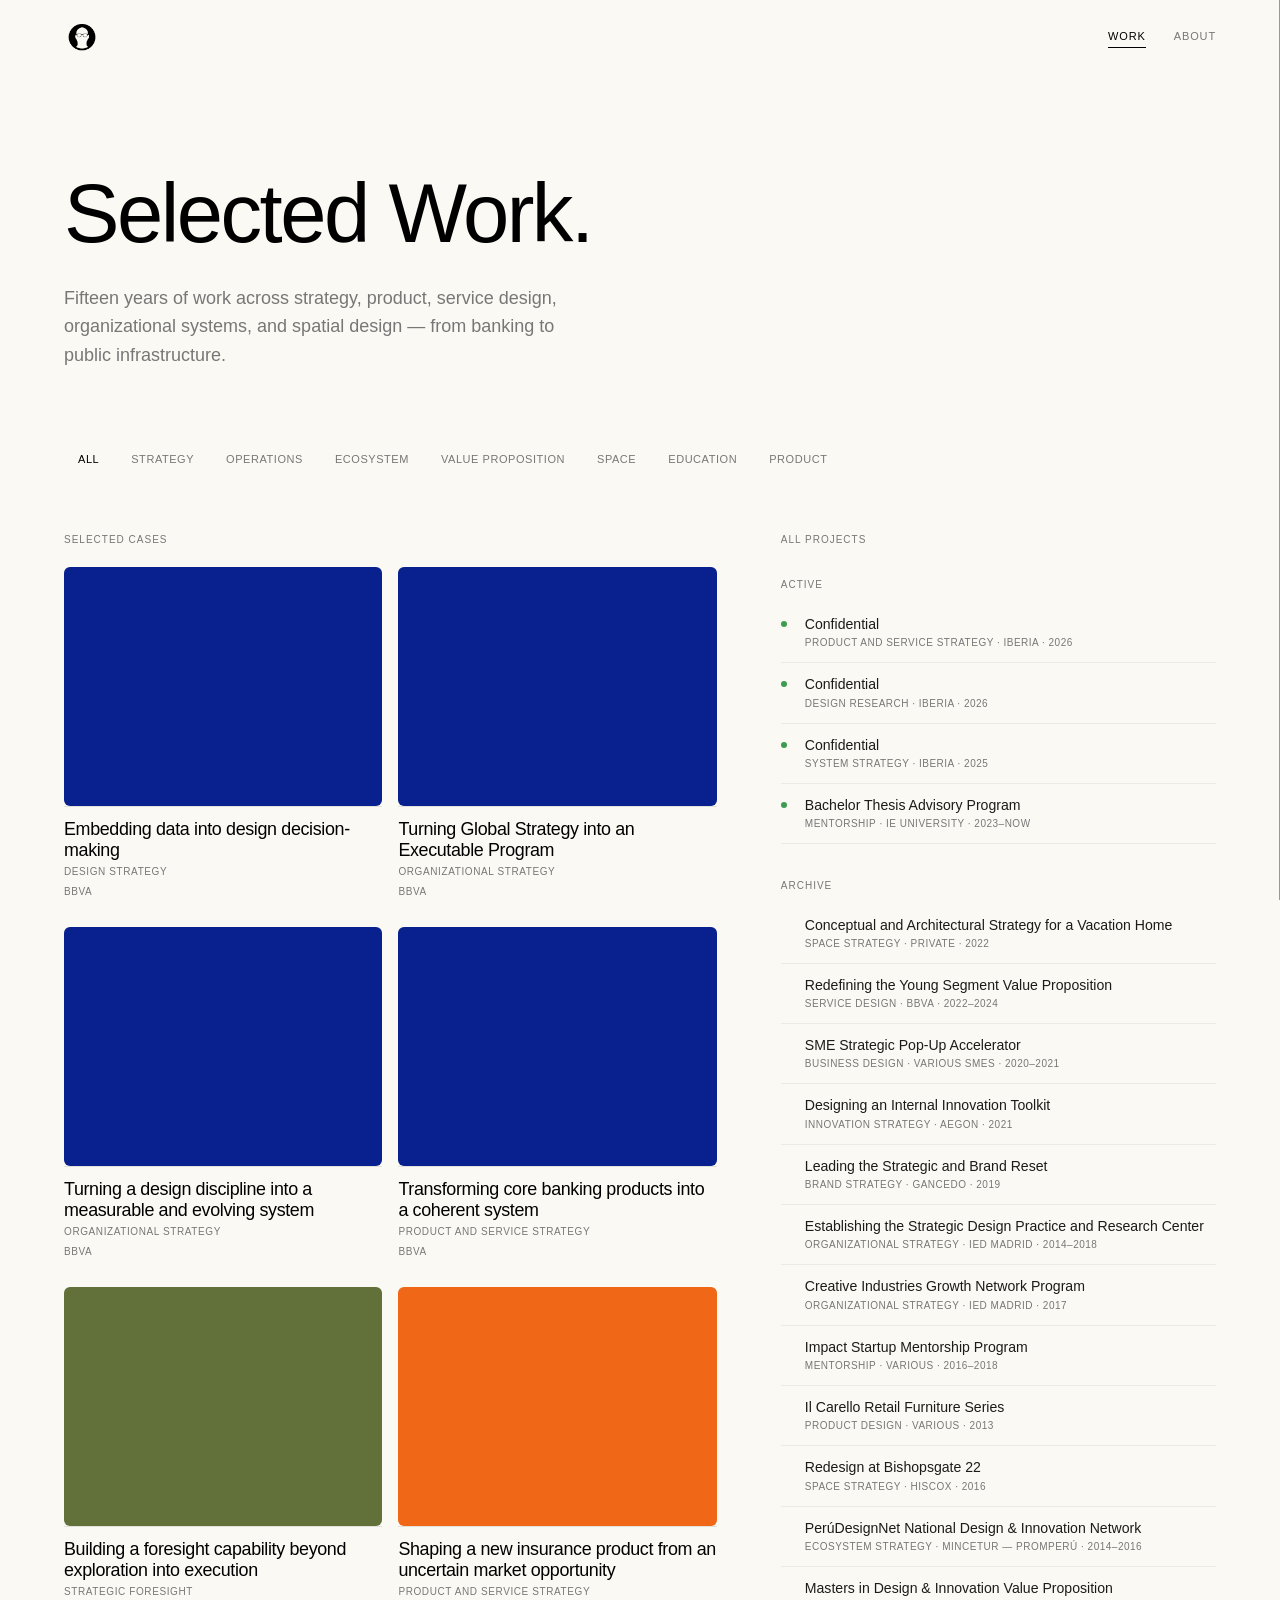
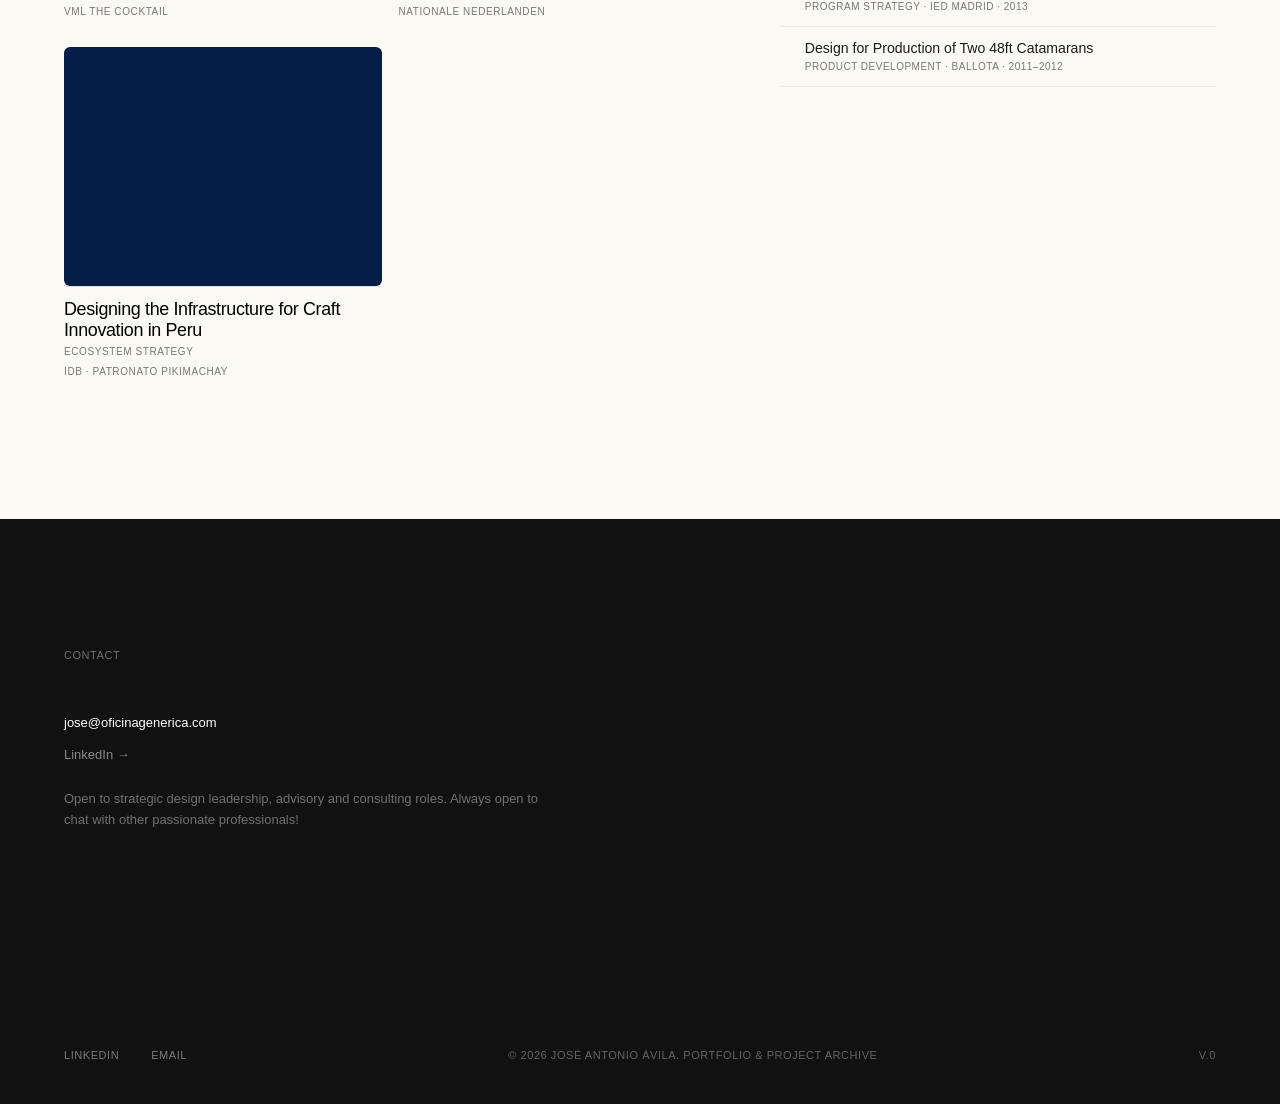
<file: work.html>
<!DOCTYPE html>
<html lang="en">
<head>
  <meta charset="UTF-8">
  <meta name="viewport" content="width=device-width, initial-scale=1.0">
  <title>Work — José Antonio Ávila</title>
  <link rel="stylesheet" href="style.css">
  <link href="https://calendar.google.com/calendar/scheduling-button-script.css" rel="stylesheet">
</head>
<body>

  <!-- NAV -->
  <nav id="nav">
    <div class="nav-inner">
      <a href="index.html" class="nav-logo-pill">
        <img src="logo.png" alt="José Antonio Ávila" class="nav-logo-img">
      </a>
      <div class="nav-links">
        <a href="work.html" class="nav-pill active" data-page="work">Work</a>
        
        <a href="about.html" class="nav-pill" data-page="about">About</a>
      </div>
    </div>
  </nav>

  <!-- HERO -->
  <section class="work-page-hero">
    <div class="work-page-hero-inner">
      <h1 id="work-hero-h1"><span id="work-hero-h1-inner">Selected Work.</span></h1>
      <p class="work-page-desc" id="work-hero-desc">Fifteen years of work across strategy, product, service design, organizational systems, and spatial design — from banking to public infrastructure.</p>
    </div>
  </section>
  <script>
    (function () {
      function syncDescWidth() {
        var span = document.getElementById('work-hero-h1-inner');
        var desc = document.getElementById('work-hero-desc');
        if (span && desc) desc.style.maxWidth = span.getBoundingClientRect().width + 'px';
      }
      window.addEventListener('load', syncDescWidth);
      window.addEventListener('resize', syncDescWidth);
    })();
  </script>

  <!-- CONTROLS -->
  <div class="work-controls-wrap">
    <div class="work-controls-inner">
      <div class="work-filters" id="work-filters"></div>
    </div>
  </div>

  <!-- PROJECTS -->
  <div class="work-projects-wrap">
    <div class="work-projects-inner" id="work-projects"></div>
  </div>

  <!-- CONTACT -->
  <section class="contact-section">
    <div class="contact-inner">
      <p class="contact-label">Contact</p>
      <div class="contact-details">
        <a href="mailto:jose@oficinagenerica.com" class="contact-email">jose@oficinagenerica.com</a>
        <a href="https://linkedin.com/in/joseantonioavila" target="_blank" rel="noopener" class="contact-detail-line">LinkedIn →</a>
      </div>
      <p class="contact-note">Open to strategic design leadership, advisory and consulting roles. Always open to chat with other passionate professionals!</p>
      <script src="https://calendar.google.com/calendar/scheduling-button-script.js" async></script>
      <script>
      (function() {
        var target = document.currentScript;
        window.addEventListener('load', function() {
          calendar.schedulingButton.load({
            url: 'https://calendar.google.com/calendar/appointments/schedules/AcZssZ0ia1tqQzJp_ADRHSP2TtCs-hYGkJXSYj1z-zkJWeupYROejasQ7MOS0R96mjjyoTdfIuTrzECB?gv=true',
            color: '#616161',
            label: 'Book an appointment',
            target,
          });
        });
      })();
      </script>
    </div>
  </section>

  <!-- FOOTER -->
  <footer class="site-footer">
    <div class="footer-inner">
      <div class="footer-links">
        <a href="https://linkedin.com/in/joseantonioavila" target="_blank" rel="noopener">LinkedIn</a>
        <a href="mailto:jose@oficinagenerica.com">Email</a>
      </div>
      <span class="footer-center">© 2026 José Antonio Ávila. Portfolio &amp; Project Archive</span>
      <span class="footer-right">v.0</span>
    </div>
  </footer>

  <!-- SPLIT PANEL (level_2 projects) -->
  <div class="proj-panel-backdrop" id="proj-panel-backdrop"></div>
  <div class="proj-panel" id="proj-panel">
    <div class="proj-panel-header">
      <button class="proj-panel-close" id="proj-panel-close" aria-label="Close">×</button>
    </div>
    <div class="proj-panel-body" id="proj-panel-body"></div>
  </div>

  <script src="work.js"></script>
</body>
</html>
</file>
<file: style.css>
/* ─── Design Tokens ─────────────────────────────────────────────────── */
:root {
  --surface:           #faf9f4;
  --surface-low:       #f5f4ef;
  --surface-container: #efeee9;
  --surface-high:      #e9e8e3;
  --surface-highest:   #e3e3de;
  --surface-lowest:    #ffffff;
  --text:              #1b1c19;
  --text-primary:      #000000;
  --muted:             #777777;
  --outline:           #777777;
  --outline-variant:   rgba(198,198,198,0.3);
  --on-primary:        #e6e2df;
  --tertiary:          #26412a;
  --tertiary-ct:       #caebca;
  --font:              'Helvetica Neue', Helvetica, Arial, sans-serif;
  --nav-h:             64px;
  --pad:               clamp(24px, 5vw, 80px);
  --max-w:             1280px;
}

/* ─── Dark mode overrides ────────────────────────────────────────────── */
[data-dark="true"] {
  --surface:           #0e0e0c;
  --surface-low:       #131310;
  --surface-container: #1b1b18;
  --surface-high:      #232320;
  --surface-highest:   #2b2b28;
  --surface-lowest:    #080807;
  --text:              #d4d1cc;
  --text-primary:      #e8e5e0;
  --muted:             #88887f;
  --outline:           #3c3c39;
  --outline-variant:   rgba(255,255,255,0.07);
  --on-primary:        #1a1a17;
}

/* ─── Type family ────────────────────────────────────────────────────── */
:root {
  --font-display: 'Helvetica Neue', Helvetica, Arial, sans-serif;
  --font-mono:    'Courier New', Courier, monospace;
}

h1, h2, h3 {
  font-family: var(--font-display);
}

/* ─── Reset ─────────────────────────────────────────────────────────── */
*, *::before, *::after {
  box-sizing: border-box;
  margin: 0;
  padding: 0;
}

html { scroll-behavior: smooth; }

body {
  background: var(--surface);
  color: var(--text);
  font-family: var(--font);
  font-size: 15px;
  line-height: 1.55;
  -webkit-font-smoothing: antialiased;
  -moz-osx-font-smoothing: grayscale;
  overflow-x: hidden;
}

a { color: inherit; text-decoration: none; }

/* ─── Navigation (floating) ──────────────────────────────────────────── */
#nav {
  position: fixed;
  top: 20px;
  left: 0;
  right: 0;
  z-index: 100;
}

.nav-inner {
  max-width: 90vw;
  margin: 0 auto;
  display: flex;
  align-items: center;
  justify-content: space-between;
}

/* Logo — bare image, matches pill height */
.nav-logo-pill {
  flex-shrink: 0;
  text-decoration: none;
}

.nav-logo-img {
  display: block;
  height: 36px;
  width: 36px;
  object-fit: cover;
  mix-blend-mode: multiply;
}

/* Nav links */
.nav-links {
  display: flex;
  gap: 28px;
}

.nav-pill {
  font-size: 11px;
  font-weight: 500;
  letter-spacing: 0.08em;
  text-transform: uppercase;
  color: var(--muted);
  text-decoration: none;
  padding-bottom: 2px;
  border-bottom: 1px solid transparent;
  transition: color 0.2s ease, border-color 0.2s ease;
  white-space: nowrap;
}

.nav-pill:hover {
  color: var(--text-primary);
  border-bottom-color: var(--text-primary);
}

.nav-pill.active {
  color: var(--text-primary);
  font-weight: 500;
  border-bottom-color: var(--text-primary);
}

/* ─── Hero ───────────────────────────────────────────────────────────── */
.hero {
  height: calc(100svh - 48px);
  min-height: 520px;
  display: flex;
  align-items: flex-end;
  padding-bottom: 72px;
  box-sizing: border-box;
  overflow: visible;
}

.hero-inner {
  max-width: 90vw;
  margin: 0 auto;
  display: grid;
  grid-template-columns: repeat(12, 1fr);
  gap: 24px;
  align-items: end;
  width: 100%;
}

.hero-left {
  grid-column: span 9;
}

.hero-right {
  grid-column: span 3;
  display: flex;
  flex-direction: column;
  justify-content: flex-end;
  gap: 12px;
}

.hero-left h1 {
  font-size: clamp(2.2rem, 3.8vw, 4.2rem);
  font-weight: 500;
  letter-spacing: -0.02em;
  line-height: 1.1;
  color: var(--text-primary);
}

.hero-left h1 .hero-sentence-2 {
  display: block;
  margin-top: 0.55em;
}

.hero-label {
  font-size: 11px;
  font-weight: 500;
  letter-spacing: 0.1em;
  text-transform: uppercase;
  color: var(--muted);
}

.hero-desc {
  font-size: 15px;
  line-height: 1.6;
  color: var(--text);
}

/* ─── Section structure ──────────────────────────────────────────────── */
.section-pad {
  padding-left: var(--pad);
  padding-right: var(--pad);
}

/* ─── Selected Work section ──────────────────────────────────────────── */
.work-section {
  padding: 0 0 28px;
}

.work-inner {
  max-width: 90vw;
  margin: 0 auto;
}

.section-bar {
  display: flex;
  justify-content: space-between;
  align-items: flex-end;
  padding-bottom: 8px;
  margin-bottom: 28px;
}

.section-bar-label {
  font-size: 11px;
  font-weight: 500;
  letter-spacing: 0.05em;
  text-transform: uppercase;
  color: var(--text-primary);
}

/* ─── Carousel ────────────────────────────────────────────────────────── */
.carousel-wrap {
  position: relative;
}

.carousel-track {
  display: flex;
  gap: 16px;
  overflow-x: auto;
  scroll-snap-type: x mandatory;
  scroll-behavior: smooth;
  scrollbar-width: none;
  -webkit-overflow-scrolling: touch;
  padding-top: 16px;
  margin-top: -16px;
}

.carousel-track::-webkit-scrollbar { display: none; }

.proj-card {
  scroll-snap-align: start;
  flex-shrink: 0;
  width: clamp(260px, 28vw, 340px);
  display: flex;
  flex-direction: column;
  color: inherit;
  text-decoration: none;
  cursor: pointer;
}

.card-image {
  width: 100%;
  aspect-ratio: 2/3;
  position: relative;
  overflow: hidden;
  flex-shrink: 0;
  border-radius: 6px;
}

.card-spec-tag {
  position: absolute;
  top: 12px;
  left: 12px;
  background: #000;
  color: #e6e2df;
  font-size: 10px;
  letter-spacing: 0.1em;
  padding: 3px 8px;
  text-transform: uppercase;
  font-family: var(--font-mono);
}

.card-body {
  padding: 14px 0 0;
  display: flex;
  flex-direction: column;
  gap: 4px;
}

.card-ref {
  font-size: 10px;
  font-family: var(--font-mono);
  color: var(--muted);
  letter-spacing: 0.05em;
}

.card-title {
  font-family: var(--font-display);
  font-size: clamp(15px, 1.4vw, 19px);
  font-weight: 400;
  letter-spacing: -0.02em;
  line-height: 1.15;
  color: var(--text-primary);
  margin-top: 4px;
}

.card-type-label {
  font-size: 10px;
  font-weight: 500;
  letter-spacing: 0.08em;
  text-transform: uppercase;
  color: var(--muted);
  margin-top: 6px;
}

.card-client-label {
  font-size: 10px;
  font-weight: 500;
  letter-spacing: 0.06em;
  text-transform: uppercase;
  color: var(--muted);
}

.card-challenge-text {
  font-size: 12px;
  line-height: 1.55;
  color: var(--muted);
  margin-top: 8px;
  display: -webkit-box;
  -webkit-line-clamp: 2;
  -webkit-box-orient: vertical;
  overflow: hidden;
}

/* ─── Carousel footer (nav + see-all) ────────────────────────────────── */
.carousel-footer {
  display: flex;
  flex-direction: column;
  align-items: center;
  gap: 16px;
  margin-top: 32px;
}

.carousel-nav {
  display: flex;
  gap: 24px;
}

.carousel-btn {
  background: none;
  border: none;
  cursor: pointer;
  font-size: 22px;
  color: var(--text);
  padding: 6px 12px;
  opacity: 0.45;
  transition: opacity 0.2s ease;
  line-height: 1;
}

.carousel-btn:hover { opacity: 1; }

.see-all-btn {
  font-size: 12px;
  letter-spacing: 0.07em;
  text-transform: uppercase;
  color: var(--muted);
  transition: color 0.2s ease;
}

.see-all-btn:hover { color: var(--text); }

/* ─── Archive Section ─────────────────────────────────────────────────── */
.archive-section {
  background: var(--surface-low);
  padding: 96px 0;
}

.archive-inner {
  max-width: 80vw;
  margin: 0 auto;
}

.archive-header {
  font-size: 11px;
  font-weight: 500;
  letter-spacing: 0.1em;
  text-transform: uppercase;
  color: var(--muted);
  margin-bottom: 32px;
}

.archive-filters {
  display: flex;
  gap: 4px;
  flex-wrap: wrap;
  margin-bottom: 48px;
}

.arch-filter-btn {
  background: transparent;
  border: none;
  color: var(--muted);
  font-family: var(--font);
  font-size: 11px;
  font-weight: 500;
  letter-spacing: 0.05em;
  text-transform: uppercase;
  padding: 5px 14px;
  border-radius: 0;
  cursor: pointer;
  transition: all 0.15s;
}

.arch-filter-btn:hover {
  color: var(--text-primary);
}

.arch-filter-btn.active {
  color: var(--text-primary);
  font-weight: 500;
}

.archive-list { }

.arch-row {
  display: flex;
  align-items: baseline;
  gap: 0;
  padding: 20px 8px;
  cursor: pointer;
  transition: background 0.15s;
  color: inherit;
  text-decoration: none;
}

.arch-row:last-child {}
.arch-row:hover { background: var(--surface-container); }
.arch-row.hidden { display: none; }

.arch-num {
  font-size: 11px;
  font-family: var(--font-mono);
  color: var(--muted);
  min-width: 80px;
}

.arch-title {
  font-size: 15px;
  font-weight: 400;
  letter-spacing: 0;
  flex: 1;
  line-height: 1.1;
}

.arch-meta {
  font-size: 11px;
  letter-spacing: 0.05em;
  text-transform: uppercase;
  color: var(--muted);
  text-align: right;
  flex-shrink: 0;
  padding-left: 24px;
}

/* ─── Capabilities section (legacy, unused) ──────────────────────────── */
.capabilities-section { display: none; }

/* ─── Approach and Practice section ─────────────────────────────────── */
.approach-section {
  background: var(--surface);
  padding: 28px 0 96px;
}

.approach-inner {
  max-width: 90vw;
  margin: 0 auto;
}

.approach-section-label {
  font-size: 11px;
  font-weight: 500;
  letter-spacing: 0.05em;
  text-transform: uppercase;
  color: var(--text);
  margin-bottom: 28px;
}

.approach-grid {
  display: grid;
  grid-template-columns: repeat(3, 1fr);
  gap: 24px;
  align-items: start;
}

/* Column label — same size as carousel card titles */
.approach-col-label {
  font-family: var(--font-display);
  font-size: clamp(15px, 1.4vw, 19px);
  font-weight: 400;
  letter-spacing: -0.02em;
  color: var(--text-primary);
  margin-bottom: 16px;
}

/* Quote cards */
.approach-quote {
  background: #111;
  border-radius: 6px;
  padding: 18px 20px 16px;
  margin-bottom: 20px;
  min-height: 130px;
  display: flex;
  flex-direction: column;
  justify-content: space-between;
  transition: background 0.2s ease;
}

.approach-quote--1:hover { background: #1a1a1a; }
.approach-quote--2:hover { background: #1a1a1a; }
.approach-quote--3:hover { background: #1a1a1a; }

.approach-quote-text {
  font-style: italic;
  font-size: clamp(13px, 1vw, 15px);
  line-height: 1.5;
  color: rgba(255, 255, 255, 0.85);
  margin-bottom: 12px;
  font-weight: 400;
  letter-spacing: -0.01em;
}

.approach-quote-attr {
  font-size: 11px;
  font-weight: 500;
  text-transform: uppercase;
  letter-spacing: 0.08em;
  color: #888;
}

/* Intro line */
.approach-col-intro {
  font-size: 13px;
  color: var(--muted);
  line-height: 1.6;
  margin-bottom: 16px;
}

/* Items as plain text — spacing only, no lines */
.approach-items {
  display: flex;
  flex-direction: row;
  flex-wrap: wrap;
  gap: 6px;
}

.approach-items span {
  display: inline-block;
  background: var(--surface-container);
  color: var(--text);
  font-size: 11px;
  font-weight: 400;
  letter-spacing: 0;
  text-transform: none;
  padding: 5px 10px;
  border-radius: 2px;
  line-height: 1.4;
}

.approach-items--models {
  margin-top: 8px;
}

@media (max-width: 900px) {
  .approach-grid { grid-template-columns: 1fr 1fr; }
}

@media (max-width: 600px) {
  .approach-grid { grid-template-columns: 1fr; }
}

/* ─── Capabilities section (kept for structure) ──────────────────────── */
.capabilities-inner {
  max-width: 90vw;
  margin: 0 auto;
  display: grid;
  grid-template-columns: repeat(3, 1fr);
  gap: 48px;
}

.capability-item {
  padding-top: 16px;
}

.cap-label {
  font-size: 11px;
  font-weight: 500;
  letter-spacing: 0.1em;
  text-transform: uppercase;
  color: var(--muted);
  margin-bottom: 12px;
}

.capability-item h3 {
  font-size: 24px;
  font-weight: 400;
  letter-spacing: -0.02em;
  margin-bottom: 12px;
}

.capability-item p {
  font-size: 14px;
  line-height: 1.7;
  color: #474747;
}

/* ─── Footer ─────────────────────────────────────────────────────────── */
.site-footer {
  background: #111;
  padding: 40px 0;
}

.footer-inner {
  max-width: 90vw;
  width: 100%;
  margin: 0 auto;
  display: flex;
  justify-content: space-between;
  align-items: center;
}

.footer-right {
  font-size: 11px;
  font-weight: 500;
  letter-spacing: 0.05em;
  text-transform: uppercase;
  color: rgba(255,255,255,0.35);
}

.footer-center {
  font-size: 11px;
  font-weight: 500;
  letter-spacing: 0.05em;
  text-transform: uppercase;
  color: rgba(255,255,255,0.35);
}

.footer-links {
  display: flex;
  gap: 32px;
}

.footer-links a {
  font-size: 11px;
  font-weight: 500;
  letter-spacing: 0.05em;
  text-transform: uppercase;
  color: rgba(255,255,255,0.45);
  transition: color 0.2s;
}

.footer-links a:hover {
  color: rgba(255,255,255,0.9);
}

/* ─── PROJECT PAGE ───────────────────────────────────────────────────── */
.project-hero {
  width: 100%;
  min-height: 55vh;
  padding-top: calc(var(--nav-h) + 48px);
  padding-left: var(--pad);
  padding-right: var(--pad);
  padding-bottom: 56px;
  display: flex;
  flex-direction: column;
  justify-content: flex-end;
}

.project-hero-inner {
  max-width: var(--max-w);
  margin: 0 auto;
  width: 100%;
}

.spec-tag {
  display: inline-block;
  background: #000;
  color: #e6e2df;
  font-size: 10px;
  letter-spacing: 0.1em;
  text-transform: uppercase;
  padding: 4px 10px;
  border-radius: 0;
  font-family: var(--font-mono);
}

.project-hero-inner h1 {
  font-size: clamp(3rem, 7vw, 6rem);
  font-weight: 500;
  letter-spacing: -0.03em;
  line-height: 1.0;
  text-transform: uppercase;
  color: white;
  margin-top: 24px;
}

.project-hero-inner .hero-sub-desc {
  font-size: 16px;
  color: rgba(255,255,255,0.6);
  max-width: 480px;
  margin-top: 16px;
  line-height: 1.6;
}

/* Project body layout */
.project-body {
  max-width: var(--max-w);
  margin: 0 auto;
  padding: 72px var(--pad) 128px;
  display: grid;
  grid-template-columns: repeat(12, 1fr);
  gap: 24px;
}

.project-sidebar {
  grid-column: span 3;
}

.project-sidebar-inner {
  position: sticky;
  top: calc(var(--nav-h) + 24px);
  padding-top: 16px;
}

.sidebar-meta-label {
  font-size: 11px;
  font-weight: 500;
  letter-spacing: 0.05em;
  text-transform: uppercase;
  color: var(--muted);
  margin-bottom: 24px;
}

.sidebar-meta-items {
  display: flex;
  flex-direction: column;
  gap: 24px;
}

.meta-item-label {
  font-size: 11px;
  font-weight: 700;
  letter-spacing: 0.05em;
  text-transform: uppercase;
  color: var(--text-primary);
  margin-bottom: 4px;
}

.meta-item-value {
  font-size: 14px;
  color: var(--text);
  line-height: 1.5;
}

.project-back {
  display: block;
  font-size: 11px;
  font-weight: 500;
  letter-spacing: 0.05em;
  text-transform: uppercase;
  color: var(--muted);
  margin-top: 40px;
  transition: color 0.2s;
}

.project-back:hover { color: var(--text-primary); }

.project-content {
  grid-column: 5 / span 8;
}

/* Section headings inside project */
.project-section-heading {
  font-size: clamp(1.5rem, 3vw, 2.5rem);
  font-weight: 500;
  letter-spacing: -0.03em;
  text-transform: uppercase;
  padding-bottom: 16px;
  margin-bottom: 24px;
  line-height: 1.1;
}

.project-lead {
  font-size: 22px;
  font-weight: 300;
  line-height: 1.6;
  letter-spacing: -0.02em;
  margin-bottom: 64px;
}

.project-section-block {
  margin-bottom: 64px;
}

.project-section-text {
  font-size: 15px;
  line-height: 1.7;
  color: var(--text);
}

/* Process phases */
.phase-row {
  display: flex;
  align-items: flex-start;
  gap: 32px;
  padding: 24px 0;
}

.phase-row:first-child {}

.phase-num {
  font-size: 11px;
  font-weight: 700;
  letter-spacing: 0.1em;
  text-transform: uppercase;
  color: var(--muted);
  min-width: 48px;
  padding-top: 3px;
}

.phase-content h3 {
  font-size: 20px;
  font-weight: 500;
  letter-spacing: -0.02em;
  text-transform: uppercase;
  margin-bottom: 6px;
}

.phase-content p {
  font-size: 14px;
  color: var(--muted);
  line-height: 1.6;
}

/* Outputs */
.outputs-grid {
  display: flex;
  flex-wrap: wrap;
  gap: 6px;
}

.output-tag {
  background: var(--surface-high);
  padding: 5px 12px;
  font-size: 11px;
  font-weight: 500;
  letter-spacing: 0.05em;
  text-transform: uppercase;
  border-radius: 0;
  color: var(--text);
}

/* ─── ABOUT PAGE ─────────────────────────────────────────────────────── */
.about-hero {
  padding-top: calc(var(--nav-h) + 48px);
  padding-bottom: 80px;
}

.about-hero-inner {
  max-width: 90vw;
  margin: 0 auto;
  display: grid;
  grid-template-columns: repeat(12, 1fr);
  gap: 24px;
  align-items: start;
}

.about-hero-left {
  grid-column: span 7;
}

.about-hero-right {
  grid-column: span 5;
  position: relative;
}

.about-bio-label {
  font-size: 11px;
  font-weight: 500;
  letter-spacing: 0.1em;
  text-transform: uppercase;
  color: var(--muted);
  margin-bottom: 24px;
}

.about-hero-left h1 {
  font-size: clamp(3rem, 5.5vw, 5rem);
  font-weight: 500;
  letter-spacing: -0.03em;
  line-height: 1.1;
  margin-bottom: 40px;
}

.about-bio-text {
  font-size: 17px;
  line-height: 1.65;
  max-width: 480px;
  margin-bottom: 20px;
}

.about-cv-link {
  display: inline-block;
  font-size: 11px;
  font-weight: 500;
  letter-spacing: 0.05em;
  text-transform: uppercase;
  color: var(--muted);
  text-decoration: none;
  margin-top: 8px;
  transition: color 0.2s ease;
}

.about-cv-link:hover {
  color: var(--text-primary);
}

.about-portrait {
  aspect-ratio: 4/5;
  background: var(--surface-high);
  width: 100%;
  position: relative;
  overflow: hidden;
  border-radius: 6px;
}

.about-portrait-img {
  width: 100%;
  height: 100%;
  object-fit: cover;
  object-position: center top;
  display: block;
}

.portrait-ref {
  position: absolute;
  bottom: 0;
  left: 0;
  font-size: 10px;
  font-family: var(--font-mono);
  background: white;
  border: 1px solid rgba(0,0,0,0.15);
  padding: 4px 8px;
  letter-spacing: 0.05em;
  color: var(--muted);
}

/* About capabilities + chronology */
.about-caps-section {
  padding: 96px 0;
}

.about-caps-inner {
  max-width: 90vw;
  margin: 0 auto;
  display: grid;
  grid-template-columns: repeat(12, 1fr);
  gap: 24px;
}

.about-caps-left {
  grid-column: span 4;
}

.about-caps-right {
  grid-column: span 5;
}

.about-caps-companies {
  grid-column: span 3;
}

.about-section-label {
  font-size: 11px;
  font-weight: 500;
  letter-spacing: 0.1em;
  text-transform: uppercase;
  padding-bottom: 12px;
  margin-bottom: 32px;
}

.cap-entry {
  margin-bottom: 32px;
}

.cap-entry-num {
  font-size: 11px;
  font-weight: 700;
  letter-spacing: 0.05em;
  text-transform: uppercase;
  color: var(--muted);
  margin-bottom: 4px;
}

.cap-entry h4 {
  font-size: 16px;
  font-weight: 500;
  letter-spacing: -0.02em;
  margin-bottom: 6px;
}

.cap-entry p {
  font-size: 13px;
  color: #474747;
  line-height: 1.6;
}

/* Worked with */
.about-worked-with-list {
  display: flex;
  flex-direction: column;
  gap: 10px;
}

.about-worked-with-item {
  font-size: 13px;
  color: var(--text);
  letter-spacing: -0.01em;
}

/* Chronology rows */
.chrono-row {
  display: grid;
  grid-template-columns: 1fr auto;
  gap: 24px;
  align-items: baseline;
  padding: 16px 8px;
  cursor: default;
  transition: background 0.15s;
}

.chrono-row:last-child {}
.chrono-row:hover { background: var(--surface-low); }

.chrono-left h4 {
  font-size: 16px;
  font-weight: 500;
  letter-spacing: -0.02em;
  text-transform: uppercase;
  line-height: 1.2;
}

.chrono-org {
  font-size: 11px;
  font-weight: 500;
  letter-spacing: 0.05em;
  text-transform: uppercase;
  color: var(--muted);
  margin-top: 2px;
}

.chrono-years {
  font-size: 11px;
  font-family: var(--font-mono);
  color: var(--muted);
  letter-spacing: 0.05em;
  white-space: nowrap;
}

/* Contact section */
.contact-section {
  background: #111;
  padding: 128px 0;
}

.contact-inner {
  max-width: 90vw;
  margin: 0 auto;
}

.contact-label {
  font-size: 11px;
  font-weight: 500;
  letter-spacing: 0.05em;
  text-transform: uppercase;
  color: rgba(255,255,255,0.4);
  margin-bottom: 48px;
}

.contact-inner h2 {
  font-size: clamp(2rem, 5vw, 4rem);
  font-weight: 500;
  letter-spacing: -0.04em;
  text-transform: uppercase;
  color: white;
  margin-bottom: 48px;
  line-height: 0.95;
}

.contact-details {
  display: flex;
  flex-direction: column;
  gap: 12px;
  margin-bottom: 24px;
}

.contact-email {
  font-size: 13px;
  font-weight: 400;
  color: white;
  letter-spacing: 0;
  line-height: 1.6;
  transition: opacity 0.2s;
}

.contact-email:hover { opacity: 0.7; }

.contact-detail-line {
  font-size: 13px;
  color: rgba(255,255,255,0.5);
}

.contact-note {
  font-size: 13px;
  color: rgba(255,255,255,0.4);
  line-height: 1.6;
  max-width: 480px;
  margin-bottom: 48px;
}

/* Google Calendar booking button — override font weight */
.gc-bubblewidget-button,
.gc-bubblewidget-button *,
[data-component="gc-scheduling-button"] *,
.contact-inner button,
.contact-inner a[href*="calendar.google.com"],
.contact-section button,
.contact-section [role="button"] {
  font-weight: 300 !important;
}

.contact-cta {
  display: inline-block;
  background: white;
  color: black;
  font-family: var(--font);
  font-size: 11px;
  font-weight: 700;
  letter-spacing: 0.15em;
  text-transform: uppercase;
  padding: 16px 48px;
  border-radius: 0;
  border: none;
  cursor: pointer;
  transition: opacity 0.2s;
}

.contact-cta:hover { opacity: 0.85; }

/* ─── IDEAS PAGE ─────────────────────────────────────────────────────── */
.ideas-page {
  padding-top: calc(var(--nav-h) + 64px);
}

.ideas-inner {
  max-width: 90vw;
  margin: 0 auto;
}

.ideas-header {
  padding-bottom: 48px;
  margin-bottom: 80px;
}

.ideas-title {
  font-size: clamp(3rem, 6vw, 5.5rem);
  font-weight: 300;
  letter-spacing: -0.04em;
  line-height: 1.05;
  margin-bottom: 32px;
}

.ideas-header-row {
  display: flex;
  justify-content: space-between;
  align-items: flex-start;
  gap: 40px;
  flex-wrap: wrap;
}

.ideas-desc {
  font-size: 16px;
  line-height: 1.6;
  max-width: 400px;
  color: var(--text);
}

.ideas-filters {
  display: flex;
  gap: 4px;
  flex-wrap: wrap;
  align-items: flex-start;
}

.ideas-filter-btn {
  background: transparent;
  border: 1px solid rgba(0,0,0,0.2);
  color: var(--muted);
  font-family: var(--font);
  font-size: 11px;
  font-weight: 500;
  letter-spacing: 0.05em;
  text-transform: uppercase;
  padding: 5px 14px;
  border-radius: 0;
  cursor: pointer;
  transition: all 0.15s;
}

.ideas-filter-btn:hover {
  color: var(--text-primary);
  border-color: var(--text-primary);
}

.ideas-filter-btn.active {
  background: var(--text-primary);
  color: var(--on-primary);
  border-color: var(--text-primary);
}

/* Featured article */
.featured-article {
  border: 1px solid black;
  overflow: hidden;
  margin-bottom: 80px;
  display: grid;
  grid-template-columns: 7fr 5fr;
}

.featured-article-image {
  aspect-ratio: 4/3;
  background: var(--surface-high);
}

.featured-article-content {
  padding: 40px 36px;
  display: flex;
  flex-direction: column;
  justify-content: center;
  gap: 16px;
}

.featured-article-tags {
  display: flex;
  gap: 8px;
  align-items: center;
}

.article-tag-featured {
  font-size: 10px;
  font-weight: 700;
  letter-spacing: 0.1em;
  text-transform: uppercase;
  color: var(--tertiary);
}

.article-tag-cat {
  font-size: 10px;
  font-weight: 500;
  letter-spacing: 0.1em;
  text-transform: uppercase;
  color: var(--muted);
}

.featured-article-content h2 {
  font-size: clamp(1.25rem, 2.5vw, 2rem);
  font-weight: 400;
  letter-spacing: -0.03em;
  line-height: 1.1;
  text-transform: uppercase;
}

.featured-article-content p {
  font-size: 14px;
  line-height: 1.65;
  color: #474747;
}

.read-link {
  font-size: 11px;
  font-weight: 700;
  letter-spacing: 0.1em;
  text-transform: uppercase;
  color: var(--text-primary);
  transition: opacity 0.2s;
}

.read-link:hover { opacity: 0.6; }

/* Article list rows */
.article-list {
  padding-bottom: 128px;
}

.article-row {
  display: grid;
  grid-template-columns: 100px 1fr 160px;
  align-items: baseline;
  gap: 24px;
  padding: 28px 8px;
  cursor: pointer;
  position: relative;
  transition: background 0.15s;
}

.article-row:last-child {}
.article-row:hover { background: var(--surface-low); }

.article-date {
  font-size: 11px;
  font-family: var(--font-mono);
  color: var(--muted);
  letter-spacing: 0.05em;
  text-transform: uppercase;
}

.article-row h4 {
  font-size: 22px;
  font-weight: 500;
  letter-spacing: -0.02em;
  text-transform: uppercase;
  line-height: 1.1;
  padding-right: 48px;
}

.article-row:hover h4::after {
  content: ' →';
  font-size: 16px;
}

.article-cat {
  font-size: 11px;
  font-weight: 500;
  letter-spacing: 0.05em;
  text-transform: uppercase;
  color: var(--muted);
  text-align: right;
}

/* ─── Intro Splash ───────────────────────────────────────────────────── */
#intro-splash {
  position: fixed;
  inset: 0;
  background: #000;
  z-index: 9999;
  display: flex;
  align-items: center;
  justify-content: center;
  transition: opacity 0.9s cubic-bezier(0.4, 0, 0.2, 1),
              filter  0.9s cubic-bezier(0.4, 0, 0.2, 1);
  will-change: opacity, filter;
}

#intro-splash.fade-out {
  opacity: 0;
  filter: blur(20px);
  pointer-events: none;
}

#intro-splash p {
  font-family: var(--font-display);
  color: rgba(255, 255, 255, 0.90);
  font-size: clamp(2rem, 3.8vw, 5.5rem);
  font-weight: 400;
  letter-spacing: -0.01em;
  text-align: center;
  white-space: nowrap;
  width: 90vw;
  max-width: 90vw;
  padding: 0;
  line-height: 1.15;
  visibility: hidden;
  font-variant: normal;
  text-transform: none;
}

#intro-splash p::first-letter {
  font-size: inherit;
  font-variant: normal;
  text-transform: none;
}

.splash-word {
  display: inline-block;
  opacity: 0;
  animation: splashWordIn 1.4s cubic-bezier(0.25, 0.46, 0.45, 0.94) forwards;
}

@keyframes splashWordIn {
  from { opacity: 0; }
  to   { opacity: 1; }
}

/* ─── Hero word animation ────────────────────────────────────────────── */
@keyframes wordIn {
  from { opacity: 0; transform: translateY(5px); }
  to   { opacity: 1; transform: translateY(0);   }
}

.hero-word {
  display: inline-block;
  opacity: 0;
  animation: wordIn 0.9s cubic-bezier(0.16, 1, 0.3, 1) forwards;
}

/* ─── Clients / Logos section ────────────────────────────────────────── */
.clients-section {
  padding: 48px 0 80px;
}

.clients-label-wrap {
  max-width: 90vw;
  margin: 0 auto;
}

.clients-label {
  font-size: 11px;
  font-weight: 500;
  letter-spacing: 0.1em;
  text-transform: uppercase;
  color: var(--muted);
  margin-bottom: 28px;
}

/* Ticker */
.clients-ticker-wrap {
  position: relative;
  overflow: hidden;
  margin-top: 28px;
}

.clients-ticker-wrap::before,
.clients-ticker-wrap::after {
  content: '';
  position: absolute;
  top: 0;
  bottom: 0;
  width: 120px;
  z-index: 2;
  pointer-events: none;
}

.clients-ticker-wrap::before {
  left: 0;
  background: linear-gradient(to right, var(--surface) 0%, transparent 100%);
}

.clients-ticker-wrap::after {
  right: 0;
  background: linear-gradient(to left, var(--surface) 0%, transparent 100%);
}

.clients-ticker {
  display: flex;
  width: max-content;
  animation: ticker-scroll 40s linear infinite;
}


.clients-ticker-inner {
  display: flex;
  align-items: center;
  gap: 64px;
  padding: 0 32px;
  white-space: nowrap;
}

@keyframes ticker-scroll {
  from { transform: translateX(0); }
  to   { transform: translateX(-50%); }
}

.client-logo {
  font-size: 11px;
  font-weight: 700;
  letter-spacing: 0.22em;
  text-transform: uppercase;
  color: var(--text-primary);
  opacity: 0.28;
  transition: opacity 0.25s ease;
  cursor: default;
  user-select: none;
}

.client-logo:hover { opacity: 0.7; }

/* ─── Dark mode toggle ───────────────────────────────────────────────── */
.dark-toggle {
  background: none;
  border: none;
  color: var(--muted);
  font-size: 18px;
  line-height: 1;
  padding: 4px 6px;
  cursor: pointer;
  transition: color 0.2s, transform 0.3s ease;
  display: flex;
  align-items: center;
  border-radius: 0;
}

.dark-toggle:hover {
  color: var(--text-primary);
  transform: rotate(30deg);
}

/* ─── WORK PAGE ──────────────────────────────────────────────────────── */
.work-page-hero {
  padding-top: calc(var(--nav-h) + 80px);
  padding-bottom: 64px;
}

.work-page-hero-inner {
  max-width: 90vw;
  margin: 0 auto;
}

.work-page-hero-inner h1 {
  font-size: clamp(3.5rem, 6.5vw, 6.5rem);
  font-weight: 500;
  letter-spacing: -0.03em;
  line-height: 1.1;
  color: var(--text-primary);
  margin-top: 24px;
}

.work-page-desc {
  font-size: clamp(14px, 1.6vw, 18px);
  line-height: 1.6;
  color: var(--muted);
  max-width: 100%;
  margin-top: 24px;
}

/* Controls bar */
.work-controls-wrap {
  padding: 14px 0;
  margin-bottom: 48px;
}

.work-controls-inner {
  max-width: 90vw;
  margin: 0 auto;
  display: flex;
  justify-content: space-between;
  align-items: center;
  gap: 24px;
}

.work-filters {
  display: flex;
  gap: 4px;
  flex-wrap: wrap;
}

.view-toggle {
  display: flex;
  border: 1px solid rgba(0,0,0,0.15);
  flex-shrink: 0;
}

.view-btn {
  padding: 5px 16px;
  font-size: 10px;
  font-family: var(--font);
  font-weight: 500;
  letter-spacing: 0.08em;
  text-transform: uppercase;
  background: transparent;
  border: none;
  cursor: pointer;
  color: var(--muted);
  transition: all 0.15s;
}

.view-btn.active {
  background: var(--text-primary);
  color: var(--on-primary);
}

/* Projects container */
.work-projects-wrap { padding-bottom: 128px; }

.work-projects-inner {
  max-width: 90vw;
  margin: 0 auto;
}

/* Grid view */
.work-grid {
  display: grid;
  grid-template-columns: repeat(3, 1fr);
  gap: 4px;
}

.work-grid-card {
  display: flex;
  flex-direction: column;
  color: inherit;
  text-decoration: none;
  cursor: pointer;
}

.work-card-img {
  width: 100%;
  aspect-ratio: 4/3;
  position: relative;
  overflow: hidden;
  border-radius: 6px;
}

.work-card-info {
  padding: 12px 0;
  border-top: 1px solid rgba(0,0,0,0.1);
  transition: border-color 0.5s cubic-bezier(0.23, 1, 0.32, 1);
}

.work-grid-card:hover .work-card-info {
  border-color: transparent;
}

.work-card-info h3 {
  font-family: var(--font-display);
  font-size: clamp(15px, 1.4vw, 19px);
  font-weight: 400;
  letter-spacing: -0.02em;
  line-height: 1.15;
  color: var(--text-primary);
}

.work-card-meta {
  font-size: 10px;
  font-weight: 500;
  font-family: var(--font);
  color: var(--muted);
  letter-spacing: 0.06em;
  text-transform: uppercase;
  margin-top: 4px;
}

/* List view */
.work-list-row {
  display: grid;
  grid-template-columns: 52px 1fr auto auto auto 80px;
  gap: 24px;
  align-items: center;
  padding: 18px 0;
  text-decoration: none;
  color: inherit;
  transition: background 0.15s;
}

.work-list-row:last-child {}
.work-list-row:hover { padding-left: 8px; }

.work-list-num {
  font-size: 11px;
  font-family: var(--font-mono);
  color: var(--muted);
}

.work-list-title {
  font-family: var(--font-display);
  font-size: clamp(16px, 1.5vw, 22px);
  font-weight: 400;
  letter-spacing: -0.02em;
  line-height: 1.1;
  color: var(--text-primary);
}

.work-list-type {
  font-size: 11px;
  color: var(--muted);
  text-transform: uppercase;
  letter-spacing: 0.05em;
}

.work-list-client {
  font-size: 11px;
  color: var(--muted);
  text-transform: uppercase;
  letter-spacing: 0.05em;
}

.work-list-year {
  font-size: 11px;
  font-family: var(--font-mono);
  color: var(--muted);
}

.work-list-active {
  display: flex;
  align-items: center;
  gap: 6px;
  font-size: 10px;
  font-weight: 600;
  letter-spacing: 0.06em;
  text-transform: uppercase;
  color: #2a7a38;
  white-space: nowrap;
}

.work-list-active::before {
  content: '';
  width: 6px;
  height: 6px;
  border-radius: 50%;
  background: #3d9c4f;
  flex-shrink: 0;
}

/* Status badge */
.status-badge {
  display: inline-block;
  font-size: 9px;
  font-weight: 600;
  letter-spacing: 0.08em;
  text-transform: uppercase;
  padding: 2px 7px;
  border-radius: 20px;
  border: 1px solid rgba(0,0,0,0.18);
  color: var(--muted);
  vertical-align: middle;
  margin-left: 6px;
}

/* ─── Two-column work layout ─────────────────────────────────────────── */
.work-two-col {
  display: grid;
  grid-template-columns: 3fr 2fr;
  gap: 64px;
  align-items: start;
}

.work-col-label {
  font-size: 10px;
  font-weight: 500;
  letter-spacing: 0.1em;
  text-transform: uppercase;
  color: var(--muted);
  margin-bottom: 20px;
}

/* Left: featured cards in 2-col mini-grid */
.work-featured-grid {
  display: grid;
  grid-template-columns: repeat(2, 1fr);
  gap: 16px;
}

/* Right: level_2 list */
.work-l2-list {
  display: flex;
  flex-direction: column;
}

.work-l2-section {
  font-size: 10px;
  font-weight: 500;
  letter-spacing: 0.1em;
  text-transform: uppercase;
  color: var(--muted);
  padding: 10px 0;
}

.work-l2-section--gap { margin-top: 24px; }

.work-l2-item {
  display: grid;
  grid-template-columns: 12px 1fr;
  gap: 12px;
  padding: 12px 0;
  border-bottom: 1px solid var(--outline-variant);
  cursor: pointer;
  text-decoration: none;
  color: inherit;
  align-items: center;
  transition: padding-left 0.35s cubic-bezier(0.23, 1, 0.32, 1);
}

.work-l2-item:hover { padding-left: 10px; }

.work-l2-dot {
  width: 6px;
  height: 6px;
  border-radius: 50%;
  background: transparent;
  flex-shrink: 0;
  align-self: flex-start;
  margin-top: 6px;
}

.work-l2-item.is-active .work-l2-dot { background: #3d9c4f; }

.work-l2-main {
  display: flex;
  flex-direction: column;
  gap: 3px;
}

.work-l2-title {
  font-family: var(--font-display);
  font-size: clamp(13px, 1.1vw, 16px);
  line-height: 1.3;
  transition: opacity 0.25s ease;
}

.work-l2-item:hover .work-l2-title { opacity: 0.55; }

.work-l2-sub {
  font-size: 10px;
  color: var(--muted);
  text-transform: uppercase;
  letter-spacing: 0.05em;
  line-height: 1.4;
}

.work-empty {
  font-size: 13px;
  color: var(--muted);
  padding: 24px 0;
}

/* Responsive: collapse to single column at 1100px */
@media (max-width: 1100px) {
  .work-two-col {
    grid-template-columns: 1fr;
    gap: 56px;
  }
  .work-featured-grid {
    grid-template-columns: repeat(3, 1fr);
  }
}

@media (max-width: 600px) {
  .work-featured-grid {
    grid-template-columns: repeat(2, 1fr);
  }
}

/* Hide/show views (legacy — no longer used) */
.work-projects-inner.list-view .work-grid { display: none; }
.work-projects-inner.grid-view .work-list { display: none; }

.archive-section { display: none; }
.archive-section.visible { display: block; }

/* Work list: Case indicator for featured projects */
.work-list-case {
  font-size: 10px;
  text-transform: uppercase;
  letter-spacing: 0.07em;
  color: var(--muted);
  border: 1px solid var(--outline-variant);
  padding: 2px 7px;
  border-radius: 2px;
  align-self: center;
  white-space: nowrap;
}

/* Level-2 items: pointer cursor (no href navigation) */
.is-level2 { cursor: pointer; }

/* ─── Project Panel (split-screen dark overlay) ────────────────────── */
.proj-panel-backdrop {
  position: fixed;
  inset: 0;
  background: rgba(0, 0, 0, 0.45);
  z-index: 200;
  opacity: 0;
  pointer-events: none;
  transition: opacity 0.4s ease;
}

.proj-panel-backdrop.open {
  opacity: 1;
  pointer-events: all;
}

.proj-panel {
  position: fixed;
  top: 0;
  right: 0;
  width: 52vw;
  min-width: 340px;
  height: 100vh;
  background: #111;
  color: #d4d0cb;
  z-index: 201;
  display: flex;
  flex-direction: column;
  transform: translateX(100%);
  transition: transform 0.45s cubic-bezier(0.23, 1, 0.32, 1);
}

.proj-panel.open { transform: translateX(0); }

.proj-panel-header {
  flex-shrink: 0;
  display: flex;
  justify-content: flex-end;
  padding: 20px 28px;
  border-bottom: 1px solid rgba(255, 255, 255, 0.06);
}

.proj-panel-body {
  flex: 1;
  overflow-y: auto;
  padding: 48px 56px 96px;
}

.proj-panel-close {
  background: none;
  border: none;
  color: #555;
  font-size: 22px;
  cursor: pointer;
  line-height: 1;
  padding: 4px;
}

.proj-panel-close:hover { color: #d4d0cb; }

.panel-meta {
  display: flex;
  flex-direction: column;
  gap: 3px;
  margin-bottom: 28px;
}

.panel-client {
  font-size: 11px;
  text-transform: uppercase;
  letter-spacing: 0.09em;
  color: #888;
}

.panel-year-role {
  font-size: 11px;
  text-transform: uppercase;
  letter-spacing: 0.05em;
  color: #666;
}

.panel-specialty {
  font-size: 11px;
  text-transform: uppercase;
  letter-spacing: 0.05em;
  color: #555;
}

.panel-title {
  font-family: var(--font-display);
  font-size: clamp(20px, 2.8vw, 34px);
  color: #e8e5e0;
  line-height: 1.1;
  margin-bottom: 40px;
  font-weight: 400;
}

.panel-nda {
  color: #555;
  font-size: 14px;
  margin-top: 16px;
}

.panel-section {
  margin-bottom: 40px;
}

.panel-label {
  font-size: 10px;
  text-transform: uppercase;
  letter-spacing: 0.1em;
  color: #555;
  margin-bottom: 10px;
}

.panel-text {
  font-size: 14px;
  line-height: 1.65;
  color: #a8a49f;
}

.panel-shift {
  display: flex;
  flex-direction: column;
  gap: 4px;
}

.panel-shift-line {
  font-size: 14px;
  line-height: 1.5;
  color: #a8a49f;
}

.panel-keywords {
  display: flex;
  flex-wrap: wrap;
  gap: 8px;
  margin-top: 32px;
}

.panel-kw {
  font-size: 10px;
  text-transform: uppercase;
  letter-spacing: 0.07em;
  color: #555;
  border: 1px solid #2a2a2a;
  padding: 4px 10px;
  border-radius: 2px;
}

/* ─── Project page: new content sections ─────────────────────────────── */
.outcome-list {
  list-style: none;
  display: flex;
  flex-direction: column;
  gap: 14px;
}

.outcome-item {
  font-size: 15px;
  line-height: 1.55;
  padding-left: 22px;
  position: relative;
}

.outcome-item::before {
  content: '—';
  position: absolute;
  left: 0;
  color: var(--muted);
}

@media (max-width: 768px) {
  .proj-panel {
    width: 100vw;
  }
  .proj-panel-body {
    padding: 32px 24px 80px;
  }
}

/* ─── Hover states ────────────────────────────────────────────────────── */

/* Carousel cards — image lifts, text softens */
.proj-card .card-image {
  filter: grayscale(40%);
  transition: transform 0.5s cubic-bezier(0.23, 1, 0.32, 1),
              box-shadow 0.5s cubic-bezier(0.23, 1, 0.32, 1),
              filter 0.5s cubic-bezier(0.23, 1, 0.32, 1);
}

.proj-card:hover .card-image {
  transform: translateY(-8px);
  box-shadow: 0 32px 64px rgba(0,0,0,0.13), 0 8px 20px rgba(0,0,0,0.06);
  filter: grayscale(0%);
}

.proj-card .card-title {
  transition: opacity 0.35s ease;
}

.proj-card:hover .card-title { opacity: 0.6; }

/* Work grid cards — image lift */
.work-grid-card .work-card-img {
  transition: transform 0.5s cubic-bezier(0.23, 1, 0.32, 1);
}

.work-grid-card:hover .work-card-img {
  transform: translateY(-6px);
}

.work-grid-card .work-card-info h3 {
  transition: opacity 0.3s ease;
}

.work-grid-card:hover .work-card-info h3 { opacity: 0.6; }

/* Work list rows — slide-indent */
.work-list-row {
  transition: padding-left 0.4s cubic-bezier(0.23, 1, 0.32, 1);
}

.work-list-row:hover { padding-left: 16px; }

.work-list-title {
  transition: opacity 0.3s ease;
}

.work-list-row:hover .work-list-title { opacity: 0.55; }

/* Archive rows */
.arch-row {
  transition: background 0.25s ease, padding-left 0.35s cubic-bezier(0.23, 1, 0.32, 1);
}

.arch-row:hover { padding-left: 16px; }

/* Arch-row already sets bg on hover — keep it */

/* Capability items — slide right */
.capability-item {
  transition: transform 0.4s cubic-bezier(0.23, 1, 0.32, 1);
}

.capability-item:hover { transform: translateX(5px); }

/* Client logos */
.client-logo {
  transition: opacity 0.25s ease;
}

/* Footer links — underline grows */
.footer-links a {
  position: relative;
  transition: opacity 0.25s ease;
}

.footer-links a::after {
  content: '';
  position: absolute;
  bottom: -2px;
  left: 0;
  width: 0;
  height: 1px;
  background: currentColor;
  transition: width 0.35s cubic-bezier(0.23, 1, 0.32, 1);
}

.footer-links a:hover::after { width: 100%; }

/* Carousel nav buttons — transition handled in base rule above */

/* Filter buttons */
.arch-filter-btn {
  transition: color 0.2s ease;
}

/* View toggle buttons */
.view-btn {
  transition: background 0.2s ease, color 0.2s ease;
}

/* ─── Responsive ─────────────────────────────────────────────────────── */
@media (max-width: 1024px) {
  .project-content {
    grid-column: 4 / span 9;
  }
}

@media (max-width: 1400px) {
  .hero-left { grid-column: span 12; }
  .hero-right { grid-column: span 12; }
  .hero-left h1 .hero-sentence-2 { margin-top: 0.4em; }
  .hero { height: calc(100svh - 48px); min-height: 600px; }
}

@media (max-width: 900px) {
  .hero-left { grid-column: span 12; }
  .hero-right { grid-column: span 12; }
  .hero-right { flex-direction: row; gap: 48px; align-items: flex-start; }
  .hero-left h1 .hero-sentence-2 { margin-top: 0.4em; }

  .capabilities-inner { grid-template-columns: 1fr; gap: 32px; }

  .about-hero-left { grid-column: span 12; }
  .about-hero-right { grid-column: span 12; }
  .about-hero-right { max-width: 400px; }

  .about-caps-left { grid-column: span 12; }
  .about-caps-right { grid-column: span 12; }
  .about-caps-companies { grid-column: span 12; }

  .featured-article { grid-template-columns: 1fr; }
  .featured-article-image { aspect-ratio: 16/9; }

  .article-row { grid-template-columns: 80px 1fr; }
  .article-cat { display: none; }

  .project-body { grid-template-columns: 1fr; }
  .project-sidebar { grid-column: span 1; }
  .project-sidebar-inner { position: static; }
  .project-content { grid-column: span 1; }

  .work-grid { grid-template-columns: repeat(2, 1fr); }
}

@media (max-width: 768px) {
  #intro-splash p {
    white-space: normal;
    font-size: clamp(2.2rem, 7vw, 3.2rem);
    max-width: 80vw;
  }
}

@media (max-width: 640px) {
  .nav-links { gap: 20px; }
  .footer-inner { flex-direction: column; align-items: flex-start; gap: 16px; }
  .footer-center { display: none; }
  .site-footer { padding: 32px var(--pad); }

  .work-grid { grid-template-columns: 1fr; }
  .work-list-row { grid-template-columns: 40px 1fr; }
  .work-list-type, .work-list-year { display: none; }

  .chrono-row { grid-template-columns: 1fr; }
  .chrono-years { text-align: left; }

  .ideas-header-row { flex-direction: column; }
}
</file>
